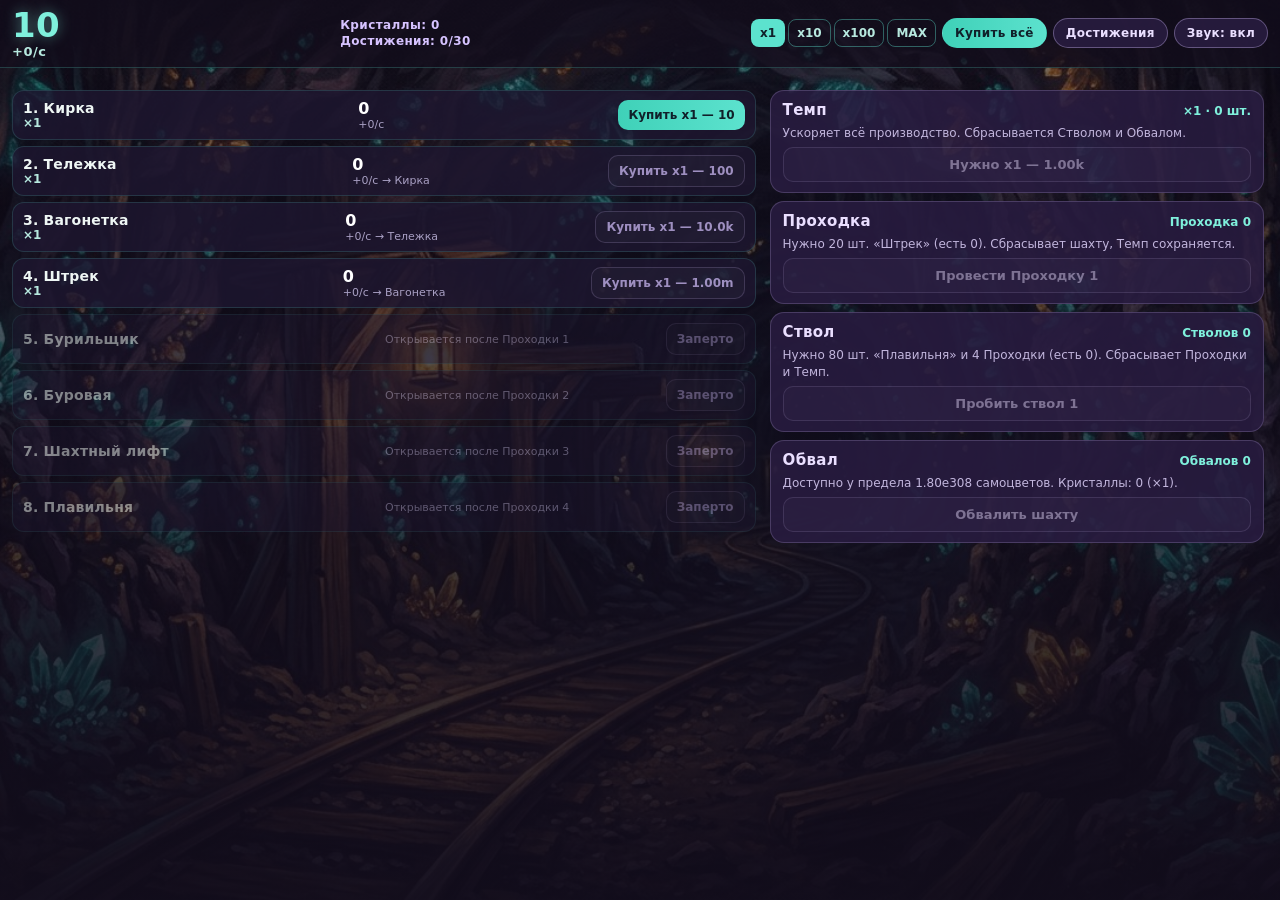
<file: index.html>
<!DOCTYPE html>
<html lang="ru">
<head>
  <meta charset="utf-8">
  <meta name="viewport" content="width=device-width, initial-scale=1, viewport-fit=cover, user-scalable=no">
  <meta name="theme-color" content="#120d1c">
  <title>Gemshaft</title>
  <link rel="icon" type="image/png" href="assets/icon.png">
  <link rel="apple-touch-icon" href="assets/icon.png">
  <link rel="stylesheet" href="style.css">
</head>
<body>
  <div id="app">
    <header id="top">
      <div class="gem-box">
        <span id="gems">0</span>
        <small id="rate">+0/с</small>
      </div>
      <div class="meta">
        <span id="crys">Кристаллы: 0</span>
        <span id="ach-count">Достижения: 0/30</span>
      </div>
      <div class="actions">
        <div class="modes">
          <button class="mode on" type="button" data-mode="1">x1</button>
          <button class="mode" type="button" data-mode="10">x10</button>
          <button class="mode" type="button" data-mode="100">x100</button>
          <button class="mode" type="button" data-mode="0">MAX</button>
        </div>
        <button id="maxall" class="pill" type="button">Купить всё</button>
        <button id="ach-btn" class="pill" type="button">Достижения</button>
        <button id="sound-btn" class="pill" type="button">Звук: вкл</button>
      </div>
    </header>

    <div class="wrap">
      <section id="tiers"></section>
      <section id="layers">
        <div class="layer" id="tempo-box">
          <div class="l-top"><b>Темп</b><span id="tempo-info"></span></div>
          <div class="l-desc">Ускоряет всё производство. Сбрасывается Стволом и Обвалом.</div>
          <button id="tempo-btn" class="btn" type="button"></button>
        </div>
        <div class="layer" id="boost-box">
          <div class="l-top"><b>Проходка</b><span id="boost-info"></span></div>
          <div class="l-desc" id="boost-note"></div>
          <button id="boost-btn" class="btn" type="button"></button>
        </div>
        <div class="layer" id="shaft-box">
          <div class="l-top"><b>Ствол</b><span id="shaft-info"></span></div>
          <div class="l-desc" id="shaft-note"></div>
          <button id="shaft-btn" class="btn" type="button"></button>
        </div>
        <div class="layer" id="collapse-box">
          <div class="l-top"><b>Обвал</b><span id="collapse-info"></span></div>
          <div class="l-desc" id="collapse-note"></div>
          <button id="collapse-btn" class="btn" type="button"></button>
        </div>
      </section>
    </div>

    <div id="toasts"></div>

    <div id="ach-view" class="modal">
      <div class="card ach-card">
        <h2>Достижения</h2>
        <p id="ach-sum"></p>
        <div id="ach-list" class="ach-list"></div>
        <div class="modal-actions">
          <button id="ach-close" class="btn primary" type="button">Закрыть</button>
        </div>
      </div>
    </div>

    <div id="modal" class="modal">
      <div class="card">
        <h2 id="modal-title"></h2>
        <p id="modal-text"></p>
        <div class="modal-actions">
          <button id="modal-cancel" class="btn" type="button">Отмена</button>
          <button id="modal-ok" class="btn primary" type="button">Ок</button>
        </div>
      </div>
    </div>
  </div>
  <script src="game.js"></script>
</body>
</html>
</file>
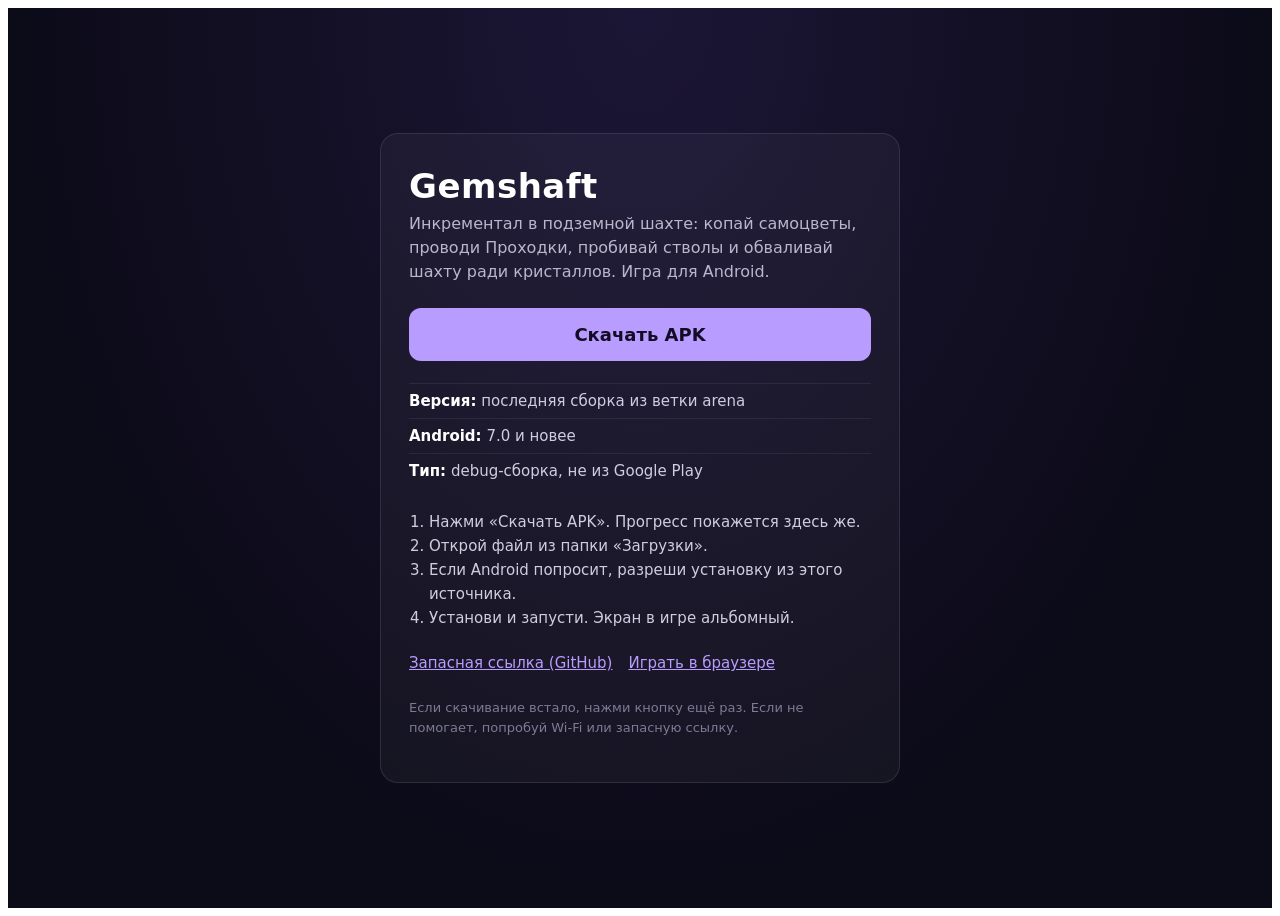
<file: download/index.html>
<!DOCTYPE html>
<html lang="ru">
<head>
<meta charset="utf-8">
<meta name="viewport" content="width=device-width, initial-scale=1">
<title>Gemshaft · скачать APK</title>
<link rel="icon" type="image/png" href="../assets/icon.png">
<link rel="apple-touch-icon" href="../assets/icon.png">
<style>
  .dl-page {
    min-height: 100vh;
    display: flex;
    align-items: center;
    justify-content: center;
    padding: 24px;
    box-sizing: border-box;
    background: radial-gradient(ellipse at top, #1c1636 0%, #0c0b18 70%);
    color: #ececf5;
    font-family: system-ui, -apple-system, "Segoe UI", Roboto, sans-serif;
  }
  .dl-card {
    width: 100%;
    max-width: 520px;
    background: rgba(255, 255, 255, 0.04);
    border: 1px solid rgba(255, 255, 255, 0.1);
    border-radius: 18px;
    padding: 32px 28px;
    box-sizing: border-box;
  }
  .dl-card h1 {
    margin: 0 0 6px;
    font-size: 34px;
    letter-spacing: 0.5px;
    color: #ffffff;
  }
  .dl-lead {
    margin: 0 0 24px;
    color: #b9b7cc;
    line-height: 1.5;
  }
  .dl-btn {
    display: block;
    text-align: center;
    padding: 16px 20px;
    border: 0;
    border-radius: 12px;
    background: #b89cff;
    color: #120d24;
    font-weight: 700;
    font-size: 18px;
    text-decoration: none;
    cursor: pointer;
    box-sizing: border-box;
    width: 100%;
    font-family: inherit;
    transition: background 0.15s ease;
  }
  .dl-btn:hover {
    background: #cbb5ff;
  }
  .dl-btn[disabled] {
    background: #5d5480;
    color: #d8d2ec;
    cursor: default;
  }
  .dl-progress {
    margin-top: 16px;
  }
  .dl-progress[hidden] {
    display: none;
  }
  .dl-track {
    height: 10px;
    border-radius: 6px;
    background: rgba(255, 255, 255, 0.08);
    overflow: hidden;
  }
  .dl-fill {
    height: 100%;
    width: 0;
    background: linear-gradient(90deg, #8a6cff, #b89cff);
    transition: width 0.2s ease;
  }
  .dl-msg {
    margin: 10px 0 0;
    font-size: 14px;
    color: #cfcde0;
    line-height: 1.4;
    min-height: 1.4em;
  }
  .dl-meta {
    margin: 22px 0 0;
    padding: 0;
    list-style: none;
    font-size: 15px;
    color: #cfcde0;
  }
  .dl-meta li {
    padding: 8px 0;
    border-top: 1px solid rgba(255, 255, 255, 0.07);
  }
  .dl-meta b {
    color: #ffffff;
    font-weight: 600;
  }
  .dl-steps {
    margin: 22px 0 0;
    padding-left: 20px;
    color: #cfcde0;
    line-height: 1.6;
    font-size: 15px;
  }
  .dl-links {
    margin-top: 24px;
    display: flex;
    gap: 16px;
    flex-wrap: wrap;
    font-size: 15px;
  }
  .dl-links a {
    color: #b89cff;
  }
  .dl-foot {
    margin-top: 26px;
    font-size: 13px;
    color: #7d7a94;
    line-height: 1.5;
  }
</style>
</head>
<body>
<main class="dl-page">
  <section class="dl-card">
    <h1>Gemshaft</h1>
    <p class="dl-lead">Инкрементал в подземной шахте: копай самоцветы, проводи Проходки, пробивай стволы и обваливай шахту ради кристаллов. Игра для Android.</p>

    <a class="dl-btn" id="dl-apk" href="gem-mine.apk" download="gem-mine.apk">Скачать APK</a>

    <div class="dl-progress" id="dl-progress" hidden>
      <div class="dl-track"><div class="dl-fill" id="dl-fill"></div></div>
      <p class="dl-msg" id="dl-msg"></p>
    </div>

    <ul class="dl-meta">
      <li><b>Версия:</b> последняя сборка из ветки arena</li>
      <li><b>Android:</b> 7.0 и новее</li>
      <li><b>Тип:</b> debug-сборка, не из Google Play</li>
    </ul>

    <ol class="dl-steps">
      <li>Нажми «Скачать APK». Прогресс покажется здесь же.</li>
      <li>Открой файл из папки «Загрузки».</li>
      <li>Если Android попросит, разреши установку из этого источника.</li>
      <li>Установи и запусти. Экран в игре альбомный.</li>
    </ol>

    <div class="dl-links">
      <a id="dl-release" href="../">Запасная ссылка (GitHub)</a>
      <a href="../">Играть в браузере</a>
    </div>

    <p class="dl-foot">Если скачивание встало, нажми кнопку ещё раз. Если не помогает, попробуй Wi-Fi или запасную ссылку.</p>
  </section>
</main>
<script>
  (function () {
    var btn = document.getElementById("dl-apk");
    var box = document.getElementById("dl-progress");
    var fill = document.getElementById("dl-fill");
    var msg = document.getElementById("dl-msg");
    var file = "gem-mine.apk";
    var host = ["https:", "", "github.com", "forcontact655-collab", "Test"].join("/");
    document.getElementById("dl-release").href = [host, "releases", "tag", "apk-latest"].join("/");
    var mime = "application/vnd.android.package-archive";

    function mb(n) {
      return (n / 1048576).toFixed(1);
    }

    function fail(text) {
      msg.textContent = text;
      btn.disabled = false;
      btn.textContent = "Скачать APK ещё раз";
    }

    btn.addEventListener("click", function (e) {
      if (!window.fetch || !window.ReadableStream || !window.Blob) {
        return;
      }
      e.preventDefault();
      btn.disabled = true;
      btn.textContent = "Скачиваю…";
      box.hidden = false;
      fill.style.width = "0%";
      msg.textContent = "Подключаюсь…";

      fetch(file, { cache: "no-store" })
        .then(function (res) {
          if (!res.ok) {
            throw new Error("HTTP " + res.status);
          }
          var total = parseInt(res.headers.get("content-length") || "0", 10);
          var reader = res.body.getReader();
          var chunks = [];
          var got = 0;

          function pump() {
            return reader.read().then(function (r) {
              if (r.done) {
                return;
              }
              chunks.push(r.value);
              got += r.value.length;
              if (total) {
                fill.style.width = Math.min(100, (got / total) * 100).toFixed(1) + "%";
                msg.textContent = "Скачано " + mb(got) + " из " + mb(total) + " МБ";
              } else {
                msg.textContent = "Скачано " + mb(got) + " МБ";
              }
              return pump();
            });
          }

          return pump().then(function () {
            return new Blob(chunks, { type: mime });
          });
        })
        .then(function (blob) {
          var url = URL.createObjectURL(blob);
          var a = document.createElement("a");
          a.href = url;
          a.download = file;
          document.body.appendChild(a);
          a.click();
          a.remove();
          setTimeout(function () {
            URL.revokeObjectURL(url);
          }, 120000);
          fill.style.width = "100%";
          msg.textContent = "Готово. Открой файл из папки «Загрузки».";
          btn.disabled = false;
          btn.textContent = "Скачать APK ещё раз";
        })
        .catch(function () {
          fail("Не получилось скачать через страницу. Открой запасную ссылку ниже.");
        });
    });
  })();
</script>
</body>
</html>
</file>
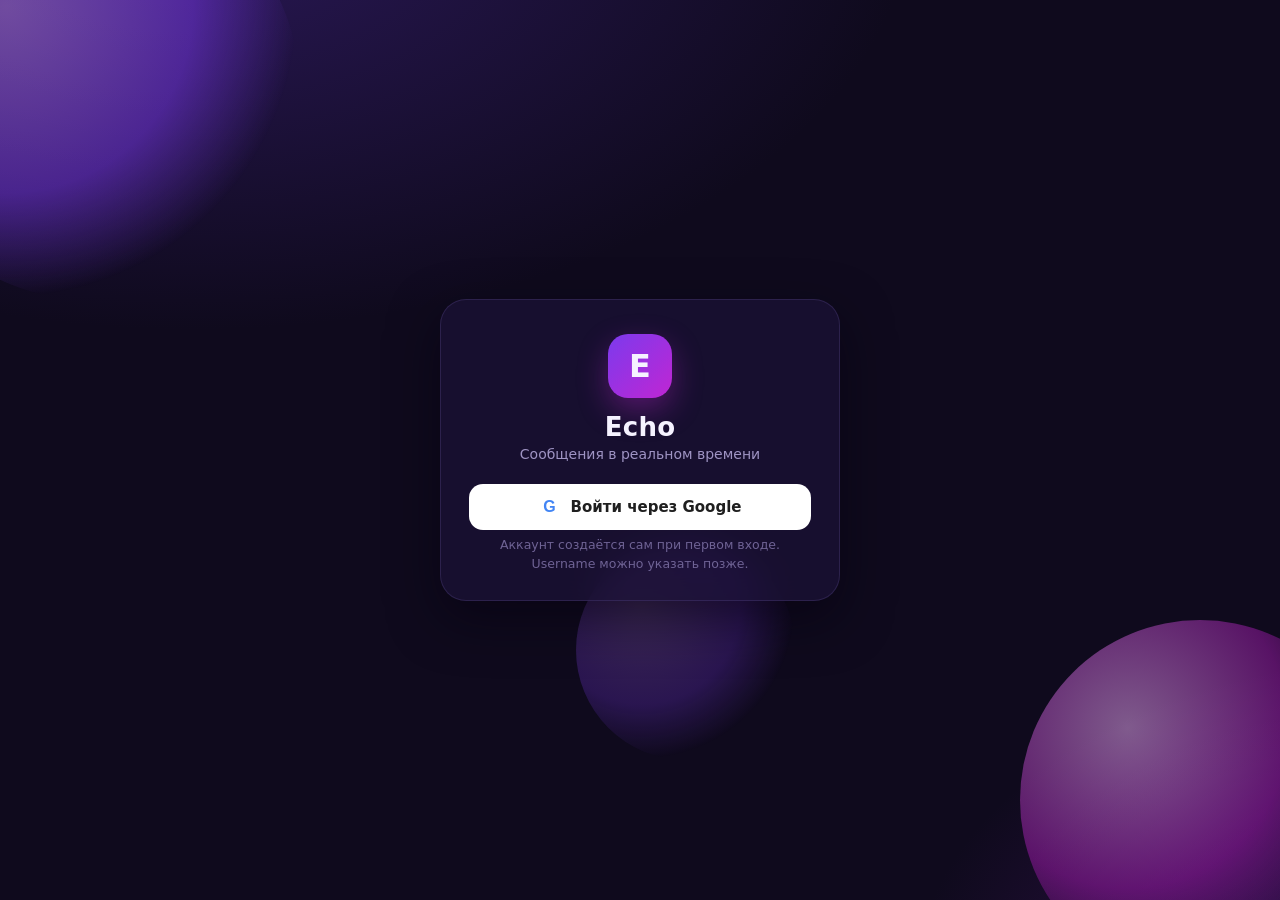
<file: messenger/index.html>
<!DOCTYPE html>
<html lang="ru">
<head>
  <meta charset="utf-8">
  <meta name="viewport" content="width=device-width, initial-scale=1, viewport-fit=cover">
  <meta name="theme-color" content="#140d26">
  <meta name="description" content="Echo: мессенджер с личными чатами, группами, каналами, стикерами и статусами">
  <title>Echo</title>
  <link rel="manifest" href="manifest.webmanifest">
  <link rel="icon" type="image/png" href="icon.png">
  <link rel="apple-touch-icon" href="icon.png">
  <link rel="stylesheet" href="style.css">
</head>
<body>
  <div id="boot" class="boot"><div class="boot-logo">E</div><div class="boot-text">Echo</div></div>

  <section id="auth" class="auth hidden">
    <div class="orb o1"></div><div class="orb o2"></div><div class="orb o3"></div>
    <div class="auth-card">
      <div class="auth-logo">E</div>
      <h1 class="auth-title">Echo</h1>
      <p class="auth-sub">Сообщения в реальном времени</p>
      <button id="g-login" class="btn-google" type="button"><span class="g-mark">G</span>Войти через Google</button>
      <p class="auth-note">Аккаунт создаётся сам при первом входе. Username можно указать позже.</p>
    </div>
  </section>

  <div id="app" class="app hidden">
    <div id="offline-bar" class="offline-bar hidden">Нет сети. Показаны сохранённые данные, текст отправится при связи.</div>
    <aside id="side" class="side">
      <header class="side-top">
        <button id="me-btn" class="icon-btn avatar-btn" type="button" aria-label="Профиль"></button>
        <div class="brand">Echo</div>
        <button id="settings-btn" class="icon-btn" type="button" aria-label="Настройки"><svg viewBox="0 0 24 24"><circle cx="12" cy="12" r="3"/><path d="M19.4 15a1.7 1.7 0 0 0 .3 1.8l.1.1a2 2 0 1 1-2.8 2.8l-.1-.1a1.7 1.7 0 0 0-1.8-.3 1.7 1.7 0 0 0-1 1.5V21a2 2 0 1 1-4 0v-.1a1.7 1.7 0 0 0-1.1-1.5 1.7 1.7 0 0 0-1.8.3l-.1.1a2 2 0 1 1-2.8-2.8l.1-.1a1.7 1.7 0 0 0 .3-1.8 1.7 1.7 0 0 0-1.5-1H3a2 2 0 1 1 0-4h.1a1.7 1.7 0 0 0 1.5-1.1 1.7 1.7 0 0 0-.3-1.8l-.1-.1a2 2 0 1 1 2.8-2.8l.1.1a1.7 1.7 0 0 0 1.8.3H9a1.7 1.7 0 0 0 1-1.5V3a2 2 0 1 1 4 0v.1a1.7 1.7 0 0 0 1 1.5 1.7 1.7 0 0 0 1.8-.3l.1-.1a2 2 0 1 1 2.8 2.8l-.1.1a1.7 1.7 0 0 0-.3 1.8V9a1.7 1.7 0 0 0 1.5 1H21a2 2 0 1 1 0 4h-.1a1.7 1.7 0 0 0-1.5 1z"/></svg></button>
        <button id="new-btn" class="icon-btn" type="button" aria-label="Новый чат"><svg viewBox="0 0 24 24"><path d="M12 5v14M5 12h14"/></svg></button>
      </header>
      <label class="search"><svg viewBox="0 0 24 24"><circle cx="11" cy="11" r="7"/><path d="M20 20l-4-4"/></svg><input id="search" type="search" placeholder="Поиск людей и сообщений" autocomplete="off"></label>
      <nav id="tabs" class="tabs"></nav>
      <div id="list" class="list"></div>
    </aside>

    <main id="main" class="main">
      <div id="welcome" class="welcome">
        <div class="welcome-card">
          <div class="welcome-logo">G</div>
          <div class="welcome-title">Выбери чат</div>
          <div class="welcome-sub">или найди человека через поиск и начни переписку</div>
        </div>
      </div>

      <section id="chat" class="chat hidden">
        <header class="chat-head">
          <button id="back-btn" class="icon-btn back" type="button" aria-label="Назад"><svg viewBox="0 0 24 24"><path d="M15 5l-7 7 7 7"/></svg></button>
          <button id="chat-open-info" class="chat-title-btn" type="button">
            <span id="chat-av"></span>
            <span class="chat-title-box">
              <span id="chat-title" class="chat-title"></span>
              <span id="chat-sub" class="chat-sub"></span>
            </span>
          </button>
          <button id="chat-search-btn" class="icon-btn" type="button" aria-label="Поиск в чате"><svg viewBox="0 0 24 24"><circle cx="11" cy="11" r="7"/><path d="M20 20l-4-4"/></svg></button>
          <button id="chat-menu-btn" class="icon-btn" type="button" aria-label="Меню чата"><svg viewBox="0 0 24 24"><circle cx="12" cy="5" r="1.6"/><circle cx="12" cy="12" r="1.6"/><circle cx="12" cy="19" r="1.6"/></svg></button>
        </header>

        <div id="chat-search" class="chat-search hidden">
          <input id="chat-search-input" type="search" placeholder="Поиск в этом чате" autocomplete="off">
          <button id="chat-search-close" class="icon-btn" type="button" aria-label="Закрыть поиск"><svg viewBox="0 0 24 24"><path d="M6 6l12 12M18 6L6 18"/></svg></button>
        </div>

        <div class="timeline-wrap">
          <div id="timeline" class="timeline"></div>
          <button id="down-btn" class="down-btn hidden" type="button" aria-label="Вниз"><svg viewBox="0 0 24 24"><path d="M12 5v14M6 13l6 6 6-6"/></svg></button>
        </div>

        <div id="bars" class="bars"></div>
        <div id="readonly" class="readonly hidden">В канале пишут только администраторы</div>
        <div id="panel" class="panel hidden"></div>

        <form id="composer" class="composer">
          <button id="attach-btn" class="icon-btn" type="button" aria-label="Прикрепить фото или видео"><svg viewBox="0 0 24 24"><path d="M21 11l-8.5 8.5a5 5 0 0 1-7-7L14 4a3.5 3.5 0 0 1 5 5l-8.5 8.5a2 2 0 0 1-3-3L15 7"/></svg></button>
          <input id="picker" type="file" accept="image/*,video/*,audio/*" hidden>
          <button id="sticker-btn" class="icon-btn" type="button" aria-label="Стикеры"><svg viewBox="0 0 24 24"><path d="M15 3H6a3 3 0 0 0-3 3v12a3 3 0 0 0 3 3h9l7-7V6a3 3 0 0 0-3-3z"/><path d="M15 21v-4a2 2 0 0 1 2-2h4"/></svg></button>
          <div class="input-wrap">
            <textarea id="input" rows="1" maxlength="4096" placeholder="Сообщение" autocomplete="off"></textarea>
            <button id="smile-btn" class="icon-btn small" type="button" aria-label="Смайлы"><svg viewBox="0 0 24 24"><circle cx="12" cy="12" r="9"/><path d="M8.5 14.5c1 1.2 2 1.8 3.5 1.8s2.5-.6 3.5-1.8M9 9.5h.01M15 9.5h.01"/></svg></button>
          </div>
          <button id="send-btn" class="send-btn" type="submit" aria-label="Отправить"><svg viewBox="0 0 24 24"><path d="M4 12l16-8-6 16-3-7z"/></svg></button>
        </form>
      </section>
    </main>
  </div>

  <section id="profile-page" class="pp hidden" aria-label="Профиль">
    <div id="pp-scroll" class="pp-scroll">
      <div id="pp-hero" class="pp-hero"><div id="pp-av" class="pp-av"></div><div id="pp-over" class="pp-over"></div></div>
      <div id="pp-body" class="pp-body"></div>
    </div>
    <header class="pp-top">
      <button id="pp-back" class="icon-btn" type="button" aria-label="Назад"><svg viewBox="0 0 24 24"><path d="M15 5l-7 7 7 7"/></svg></button>
      <b id="pp-title" class="pp-title"></b>
      <button id="pp-more" class="icon-btn" type="button" aria-label="Ещё"><svg viewBox="0 0 24 24"><circle cx="12" cy="5" r="1.6"/><circle cx="12" cy="12" r="1.6"/><circle cx="12" cy="19" r="1.6"/></svg></button>
    </header>
    <audio id="pp-audio" loop preload="auto"></audio>
  </section>

  <section id="settings-page" class="sp hidden" aria-label="Настройки">
    <header class="sp-top">
      <button id="sp-back" class="icon-btn" type="button" aria-label="Назад"><svg viewBox="0 0 24 24"><path d="M15 5l-7 7 7 7"/></svg></button>
      <b id="sp-title" class="sp-title">Настройки</b>
    </header>
    <div id="sp-body" class="sp-body"></div>
  </section>

  <div id="ctx" class="ctx hidden"></div>

  <div id="sheet" class="sheet hidden">
    <div class="sheet-card">
      <header class="sheet-head"><b id="sheet-title"></b><button id="sheet-x" class="icon-btn" type="button" aria-label="Закрыть"><svg viewBox="0 0 24 24"><path d="M6 6l12 12M18 6L6 18"/></svg></button></header>
      <div id="sheet-body" class="sheet-body"></div>
    </div>
  </div>

  <div id="lightbox" class="lightbox hidden"></div>
  <div id="toasts" class="toasts"></div>

  <script src="vendor/supabase.js"></script>
  <script src="e2e.js"></script>
  <script src="store.js"></script>
  <script src="media.js"></script>
  <script src="app.js"></script>
</body>
</html>
</file>
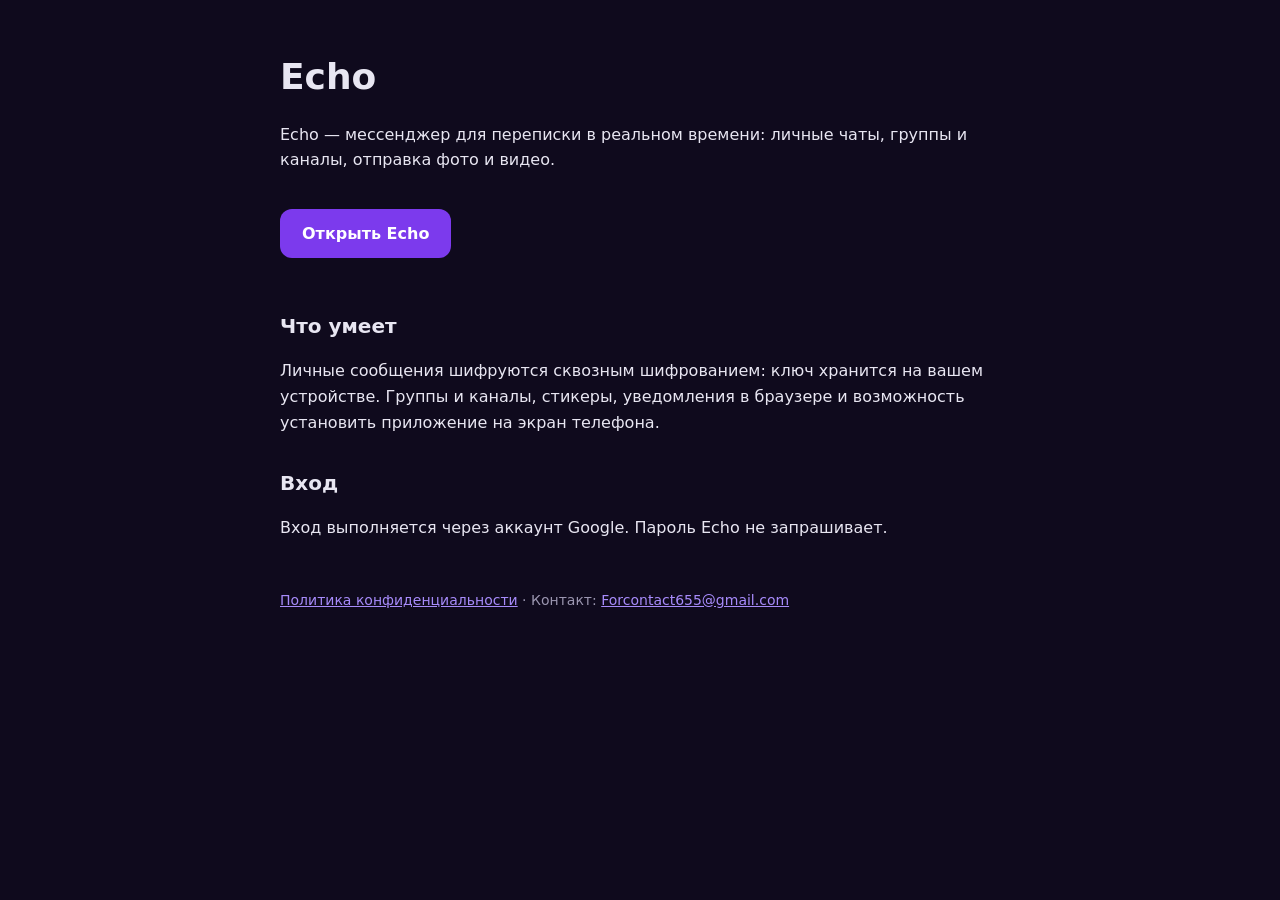
<file: messenger/about.html>
<!doctype html>
<html lang="ru">
<head>
<meta charset="utf-8">
<meta name="viewport" content="width=device-width,initial-scale=1">
<title>Echo — сообщения в реальном времени</title>
<meta name="description" content="Echo — мессенджер для личных чатов, групп и каналов с отправкой фото и видео.">
<style>
  body{margin:0;font-family:system-ui,-apple-system,Segoe UI,Roboto,sans-serif;background:#0f0a1d;color:#e8e6f2;line-height:1.6}
  main{max-width:720px;margin:0 auto;padding:48px 20px}
  h1{font-size:36px;margin:0 0 8px}
  h2{font-size:20px;margin:32px 0 8px}
  a{color:#a78bfa}
  .btn{display:inline-block;margin:20px 0;padding:12px 22px;border-radius:12px;background:#7c3aed;color:#fff;text-decoration:none;font-weight:600}
  footer{margin-top:48px;font-size:14px;color:#9b96b0}
</style>
</head>
<body>
<main>
  <h1>Echo</h1>
  <p>Echo — мессенджер для переписки в реальном времени: личные чаты, группы и каналы, отправка фото и видео.</p>
  <a class="btn" href="index.html">Открыть Echo</a>
  <h2>Что умеет</h2>
  <p>Личные сообщения шифруются сквозным шифрованием: ключ хранится на вашем устройстве. Группы и каналы, стикеры, уведомления в браузере и возможность установить приложение на экран телефона.</p>
  <h2>Вход</h2>
  <p>Вход выполняется через аккаунт Google. Пароль Echo не запрашивает.</p>
  <footer>
    <a href="privacy.html">Политика конфиденциальности</a> · Контакт: <a href="mailto:Forcontact655@gmail.com">Forcontact655@gmail.com</a>
  </footer>
</main>
</body>
</html>
</file>
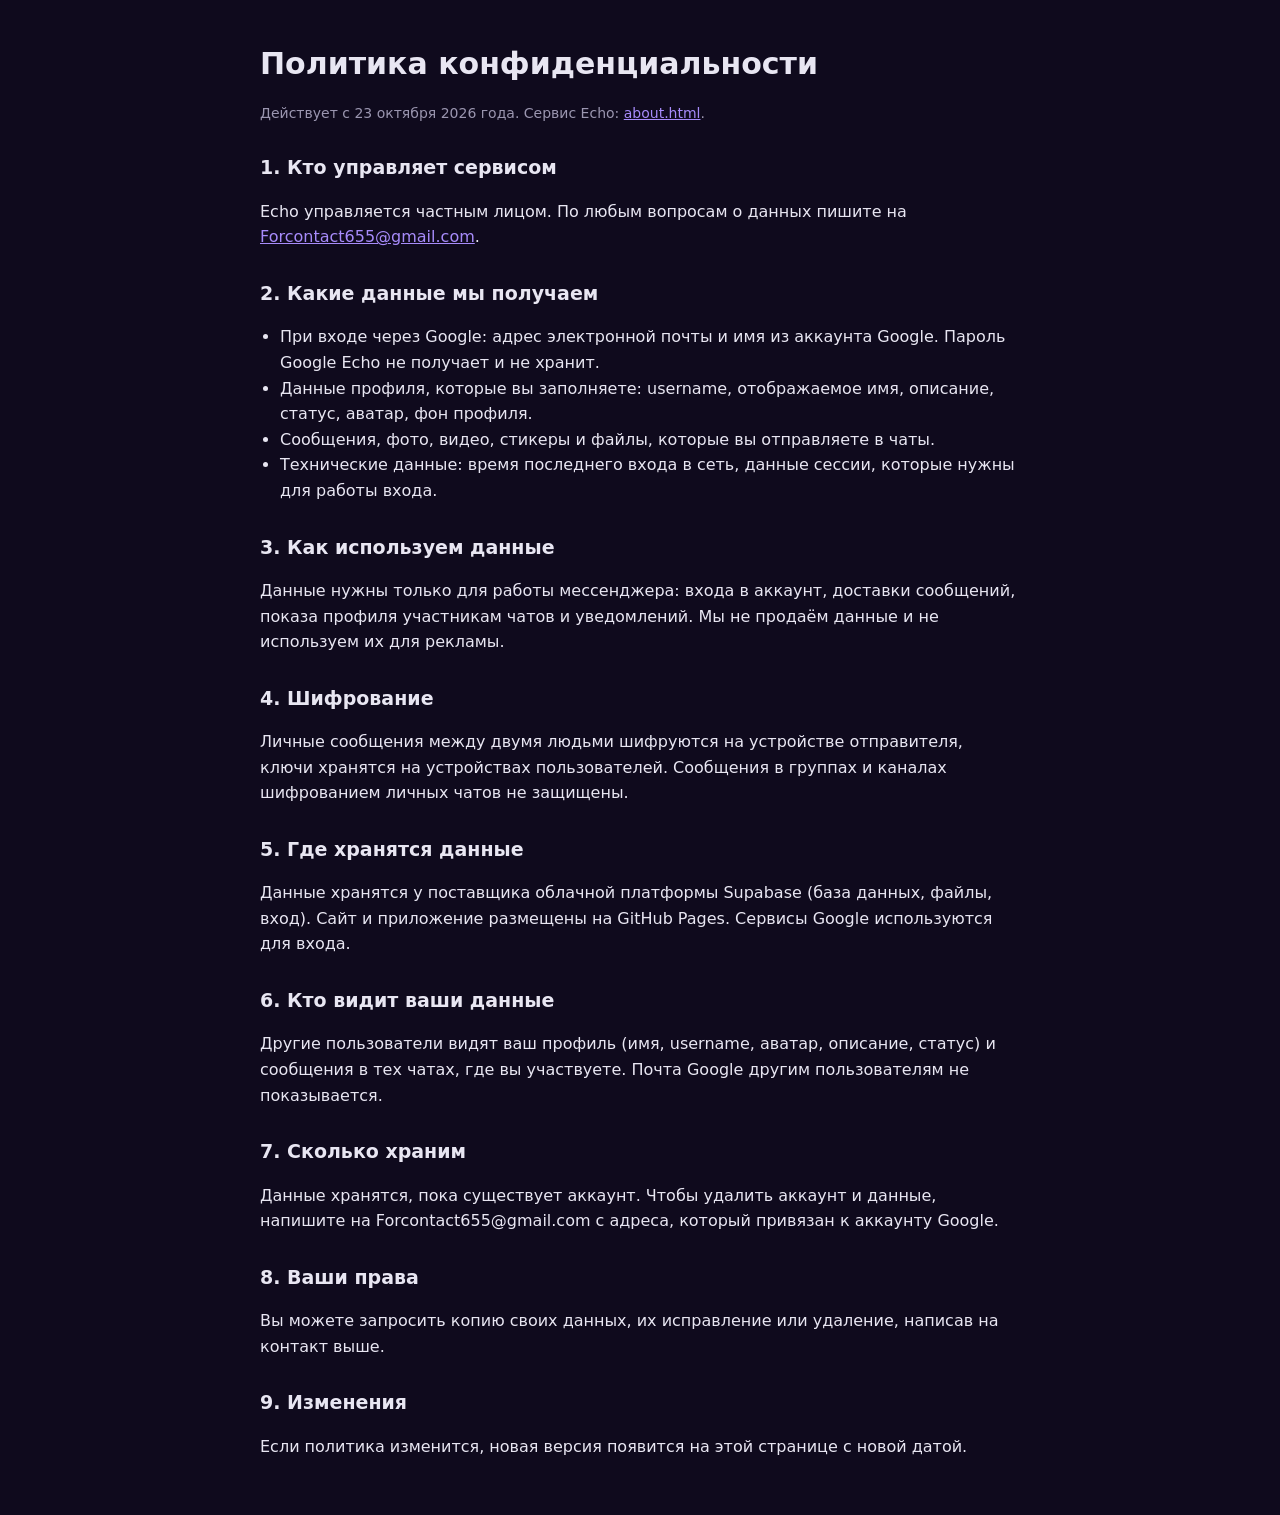
<file: messenger/privacy.html>
<!doctype html>
<html lang="ru">
<head>
<meta charset="utf-8">
<meta name="viewport" content="width=device-width,initial-scale=1">
<title>Политика конфиденциальности — Echo</title>
<style>
  body{margin:0;font-family:system-ui,-apple-system,Segoe UI,Roboto,sans-serif;background:#0f0a1d;color:#e8e6f2;line-height:1.6}
  main{max-width:760px;margin:0 auto;padding:40px 20px}
  h1{font-size:30px;margin:0 0 6px}
  h2{font-size:19px;margin:28px 0 8px}
  a{color:#a78bfa}
  .muted{color:#9b96b0;font-size:14px}
  ul{padding-left:20px}
</style>
</head>
<body>
<main>
  <h1>Политика конфиденциальности</h1>
  <p class="muted">Действует с 23 октября 2026 года. Сервис Echo: <a href="about.html">about.html</a>.</p>

  <h2>1. Кто управляет сервисом</h2>
  <p>Echo управляется частным лицом. По любым вопросам о данных пишите на <a href="mailto:Forcontact655@gmail.com">Forcontact655@gmail.com</a>.</p>

  <h2>2. Какие данные мы получаем</h2>
  <ul>
    <li>При входе через Google: адрес электронной почты и имя из аккаунта Google. Пароль Google Echo не получает и не хранит.</li>
    <li>Данные профиля, которые вы заполняете: username, отображаемое имя, описание, статус, аватар, фон профиля.</li>
    <li>Сообщения, фото, видео, стикеры и файлы, которые вы отправляете в чаты.</li>
    <li>Технические данные: время последнего входа в сеть, данные сессии, которые нужны для работы входа.</li>
  </ul>

  <h2>3. Как используем данные</h2>
  <p>Данные нужны только для работы мессенджера: входа в аккаунт, доставки сообщений, показа профиля участникам чатов и уведомлений. Мы не продаём данные и не используем их для рекламы.</p>

  <h2>4. Шифрование</h2>
  <p>Личные сообщения между двумя людьми шифруются на устройстве отправителя, ключи хранятся на устройствах пользователей. Сообщения в группах и каналах шифрованием личных чатов не защищены.</p>

  <h2>5. Где хранятся данные</h2>
  <p>Данные хранятся у поставщика облачной платформы Supabase (база данных, файлы, вход). Сайт и приложение размещены на GitHub Pages. Сервисы Google используются для входа.</p>

  <h2>6. Кто видит ваши данные</h2>
  <p>Другие пользователи видят ваш профиль (имя, username, аватар, описание, статус) и сообщения в тех чатах, где вы участвуете. Почта Google другим пользователям не показывается.</p>

  <h2>7. Сколько храним</h2>
  <p>Данные хранятся, пока существует аккаунт. Чтобы удалить аккаунт и данные, напишите на Forcontact655@gmail.com с адреса, который привязан к аккаунту Google.</p>

  <h2>8. Ваши права</h2>
  <p>Вы можете запросить копию своих данных, их исправление или удаление, написав на контакт выше.</p>

  <h2>9. Изменения</h2>
  <p>Если политика изменится, новая версия появится на этой странице с новой датой.</p>
</main>
</body>
</html>
</file>
<file: style.css>
*{box-sizing:border-box;margin:0;padding:0;-webkit-tap-highlight-color:transparent}
html,body{height:100%;background:#120d1c;overflow:hidden;overscroll-behavior:none;touch-action:manipulation;user-select:none;-webkit-user-select:none;font-family:system-ui,-apple-system,"Segoe UI",Roboto,sans-serif;color:#eef6f4}
#app{position:fixed;inset:0;overflow:hidden;background:#120d1c url("assets/mine.jpg") center/cover no-repeat}
#app::before{content:"";position:absolute;inset:0;background:linear-gradient(180deg,rgba(18,13,28,.55) 0%,rgba(18,13,28,.8) 60%,rgba(18,13,28,.92) 100%);pointer-events:none}
#top{position:absolute;left:0;right:0;top:0;z-index:2;display:flex;flex-wrap:wrap;align-items:center;justify-content:space-between;gap:8px 12px;padding:calc(env(safe-area-inset-top,0px) + 8px) calc(env(safe-area-inset-right,0px) + 12px) 8px calc(env(safe-area-inset-left,0px) + 12px);background:rgba(18,13,28,.72);border-bottom:1px solid rgba(92,226,206,.22)}
.gem-box{display:flex;flex-direction:column;align-items:flex-start;min-width:0}
#gems{font-size:clamp(24px,5vw,34px);font-weight:900;color:#7ff0dc;letter-spacing:.3px;line-height:1.05;text-shadow:0 0 14px rgba(127,240,220,.45);font-variant-numeric:tabular-nums}
#rate{font-size:13px;font-weight:700;color:#b7e9df;letter-spacing:.5px}
.meta{display:flex;flex-direction:column;gap:2px;font-size:12px;font-weight:700;color:#d6c3ff;letter-spacing:.4px}
.actions{display:flex;flex-wrap:wrap;align-items:center;gap:6px}
.modes{display:flex;gap:3px}
.mode{padding:6px 8px;border-radius:8px;border:1px solid rgba(92,226,206,.4);background:transparent;color:#b7e9df;font:800 12px system-ui,sans-serif;cursor:pointer}
.mode.on{background:#5ce2ce;color:#10202a;border-color:transparent}
.pill{padding:7px 12px;border-radius:999px;border:1px solid rgba(214,195,255,.35);background:rgba(40,28,64,.9);color:#eadfff;font:800 12px system-ui,sans-serif;letter-spacing:.3px;cursor:pointer}
.pill:disabled{opacity:.45;cursor:default}
.wrap{position:absolute;left:0;right:0;top:var(--top-h,118px);bottom:0;z-index:1;display:grid;grid-template-columns:minmax(0,1.5fr) minmax(0,1fr);gap:10px;padding:10px calc(env(safe-area-inset-right,0px) + 12px) calc(env(safe-area-inset-bottom,0px) + 10px) calc(env(safe-area-inset-left,0px) + 12px)}
#tiers{display:flex;flex-direction:column;gap:6px;overflow-y:auto;min-height:0;padding-right:4px}
.row{display:grid;grid-template-columns:minmax(0,1.3fr) minmax(0,1fr) auto;align-items:center;gap:10px;padding:8px 10px;border-radius:12px;background:rgba(30,22,48,.82);border:1px solid rgba(92,226,206,.16)}
.row.locked{opacity:.5}
.r-main{display:flex;flex-direction:column;min-width:0}
.r-name{font-size:14px;letter-spacing:.2px;white-space:nowrap;overflow:hidden;text-overflow:ellipsis}
.r-mult{font-size:12px;color:#b7e9df;font-weight:700}
.r-amt{display:flex;flex-direction:column;min-width:0}
.r-n{font-size:16px;font-weight:800;color:#fff;font-variant-numeric:tabular-nums}
.r-prod{font-size:11px;color:#a9a0c4;white-space:nowrap;overflow:hidden;text-overflow:ellipsis}
.r-buy{padding:8px 10px;border-radius:10px;border:1px solid rgba(214,195,255,.25);background:rgba(255,255,255,.04);color:#d6c3ff;font:800 12px system-ui,sans-serif;cursor:pointer;white-space:nowrap}
.r-buy.can{background:linear-gradient(90deg,#3fd1b8,#5ce2ce);color:#10202a;border:0}
.r-buy:disabled{cursor:default;opacity:.7}
#layers{display:flex;flex-direction:column;gap:8px;overflow-y:auto;min-height:0;padding-right:4px}
.layer{padding:10px 12px;border-radius:14px;background:rgba(40,28,64,.88);border:1px solid rgba(214,195,255,.2);display:flex;flex-direction:column;gap:6px}
.l-top{display:flex;justify-content:space-between;align-items:baseline;gap:8px}
.l-top b{font-size:15px;letter-spacing:.3px;color:#eadfff}
.l-top span{font-size:12px;font-weight:700;color:#7ff0dc}
.l-desc{font-size:12px;line-height:1.35;color:#c2b6dd}
.btn{padding:9px 12px;border-radius:10px;border:1px solid rgba(214,195,255,.3);background:rgba(255,255,255,.05);color:#eadfff;font:800 13px system-ui,sans-serif;cursor:pointer}
.btn:disabled{opacity:.45;cursor:default}
.btn.primary{border:0;background:linear-gradient(90deg,#8e6cff,#c09bff);color:#fff}
.btn.hidden{display:none}
#toasts{position:absolute;left:50%;top:calc(var(--top-h,118px) + 8px);transform:translateX(-50%);display:flex;flex-direction:column;align-items:center;gap:6px;pointer-events:none;z-index:5}
.toast{padding:7px 16px;border-radius:999px;background:rgba(18,13,28,.9);border:1px solid rgba(92,226,206,.6);color:#b7fff2;font-size:13px;font-weight:800;letter-spacing:.3px;animation:toastIn .35s ease both;white-space:nowrap}
@keyframes toastIn{from{opacity:0;transform:translateY(-8px)}to{opacity:1;transform:none}}
.modal{position:absolute;inset:0;display:none;align-items:center;justify-content:center;padding:20px;background:rgba(8,5,14,.7);z-index:10}
.modal.show{display:flex;animation:fade .25s ease both}
@keyframes fade{from{opacity:0}to{opacity:1}}
.card{width:min(440px,100%);max-height:90%;overflow-y:auto;padding:22px 22px 18px;border-radius:18px;background:#1d1530;border:1px solid rgba(92,226,206,.4);box-shadow:0 20px 50px rgba(0,0,0,.6);display:flex;flex-direction:column;gap:12px}
.card h2{font-size:21px;letter-spacing:.3px;color:#7ff0dc}
.card p{font-size:14px;line-height:1.5;color:#dcd2f2;white-space:pre-line;text-align:left}
.modal-actions{display:flex;gap:10px;justify-content:center;margin-top:6px}
.modal-actions .btn{min-width:120px}
.pill.can{border-color:transparent;background:linear-gradient(90deg,#3fd1b8,#5ce2ce);color:#10202a}
.btn.can{border:0;background:linear-gradient(90deg,#3fd1b8,#5ce2ce);color:#10202a;font-weight:900}
.can{animation:ready 1.8s ease-in-out infinite}
@keyframes ready{0%,100%{box-shadow:0 0 0 0 rgba(127,240,220,0)}50%{box-shadow:0 0 14px 2px rgba(127,240,220,.5)}}
.layer{transition:border-color .2s}
.layer.ready{border-color:rgba(127,240,220,.7)}
.ach-card{width:min(480px,100%)}
.ach-list{display:flex;flex-direction:column;gap:8px}
.ach{padding:10px 12px;border-radius:12px;background:rgba(30,22,48,.9);border:1px solid rgba(214,195,255,.18);display:flex;flex-direction:column;gap:5px}
.ach.done{border-color:rgba(127,240,220,.55)}
.ach-h{display:flex;justify-content:space-between;align-items:baseline;gap:8px}
.ach-name{font-size:14px;letter-spacing:.2px;color:#eadfff}
.ach.done .ach-name{color:#7ff0dc}
.ach-st{font-size:11px;font-weight:800;color:#7ff0dc;letter-spacing:.4px}
.ach-d{font-size:12px;line-height:1.35;color:#c2b6dd}
.ach-bar{height:5px;border-radius:3px;background:rgba(255,255,255,.08);overflow:hidden}
.ach-bar i{display:block;height:100%;width:0;border-radius:3px;background:linear-gradient(90deg,#8e6cff,#5ce2ce)}
.ach-p{display:flex;justify-content:space-between;gap:8px;font-size:11px;color:#a9a0c4;font-variant-numeric:tabular-nums}
.ach-r{color:#b7e9df;font-weight:700;text-align:right}
@media (prefers-reduced-motion:reduce){.can{animation:none}}
@media (max-width:760px){
  .wrap{position:absolute;top:var(--top-h,150px);overflow-y:auto;display:flex;flex-direction:column}
  #tiers,#layers{overflow:visible;min-height:auto}
}
</file>
<file: messenger/style.css>
:root{
  --bg:#0f0a1d;--bg2:#140d26;--panel:#1a1233;--panel2:#22193f;--panel3:#2b2050;
  --line:rgba(167,139,250,.14);--text:#f5f2ff;--muted:#9f94c4;--dim:#6f6395;
  --acc:#a78bfa;--acc2:#c084fc;--acc3:#e879f9;--danger:#fb7185;--ok:#c4b5fd;
  --grad:linear-gradient(135deg,#7c3aed 0%,#c026d3 100%);
  --me:linear-gradient(135deg,#5b21b6 0%,#7e22ce 100%);
  --them:#241a42;
  --shadow:0 18px 50px rgba(5,2,15,.55);
  --r:18px;
  --ease:cubic-bezier(.2,.8,.2,1);
}
*{box-sizing:border-box;margin:0;padding:0}
html,body{height:100%;overflow:hidden;background:var(--bg);color:var(--text);font-family:Inter,system-ui,-apple-system,"Segoe UI",Roboto,sans-serif;-webkit-tap-highlight-color:transparent;-webkit-font-smoothing:antialiased}
body{background:radial-gradient(1200px 700px at 15% -10%,#2a1857 0%,transparent 60%),radial-gradient(900px 600px at 110% 110%,#3b1258 0%,transparent 55%),var(--bg)}
button,input,textarea,select{font:inherit;color:inherit;border:none;outline:none;background:none}
button{cursor:pointer;transition:background-color .2s var(--ease),transform .15s var(--ease),opacity .2s,color .2s}
button:active{transform:scale(.94)}
button:disabled{opacity:.5;cursor:default;transform:none}
img,video{display:block}
.hidden{display:none !important}
.icon-btn{width:40px;height:40px;flex:none;border-radius:50%;display:grid;place-items:center;color:var(--muted)}
.icon-btn:hover{background:rgba(167,139,250,.12);color:var(--text)}
.icon-btn svg,.search svg{width:22px;height:22px;fill:none;stroke:currentColor;stroke-width:1.9;stroke-linecap:round;stroke-linejoin:round}
.icon-btn.small{width:34px;height:34px}
.icon-btn.small svg{width:20px;height:20px}
.btn-primary{height:46px;padding:0 22px;border-radius:14px;background:var(--grad);color:#fff;font-weight:650;letter-spacing:.2px;box-shadow:0 10px 28px rgba(192,38,211,.28);transition:transform .15s var(--ease),box-shadow .3s var(--ease),filter .2s}
.btn-primary:hover{box-shadow:0 14px 34px rgba(192,38,211,.4);filter:brightness(1.06)}
.btn-ghost{height:42px;padding:0 16px;border-radius:14px;background:var(--panel3);color:var(--text);font-weight:600}
.btn-ghost:hover{background:#363066}
.btn-danger{height:42px;padding:0 16px;border-radius:14px;background:rgba(251,113,133,.14);color:var(--danger);font-weight:650}
.btn-danger:hover{background:rgba(251,113,133,.24)}

.boot{position:fixed;inset:0;display:flex;flex-direction:column;align-items:center;justify-content:center;gap:14px;background:var(--bg);z-index:90;transition:opacity .4s var(--ease)}
.boot-logo{width:76px;height:76px;border-radius:24px;display:grid;place-items:center;background:var(--grad);font-size:40px;font-weight:800;animation:breathe 1.6s ease-in-out infinite}
.boot-text{color:var(--muted);letter-spacing:.3px}
@keyframes breathe{0%,100%{transform:scale(1);box-shadow:0 0 0 rgba(192,38,211,0)}50%{transform:scale(1.06);box-shadow:0 0 40px rgba(192,38,211,.45)}}

.auth{position:fixed;inset:0;display:grid;place-items:center;padding:20px;overflow:hidden;z-index:50;animation:fadeIn .5s var(--ease)}
.orb{position:absolute;border-radius:50%;background:radial-gradient(circle at 30% 30%,#c084fc,#7c3aed 45%,transparent 70%);opacity:.5;pointer-events:none;animation:drift 18s ease-in-out infinite}
.orb.o1{width:420px;height:420px;left:-120px;top:-120px}
.orb.o2{width:360px;height:360px;right:-100px;bottom:-80px;animation-duration:22s;animation-delay:-6s;background:radial-gradient(circle at 30% 30%,#f0abfc,#a21caf 45%,transparent 70%)}
.orb.o3{width:220px;height:220px;left:45%;top:60%;opacity:.25;animation-duration:26s;animation-delay:-12s}
@keyframes drift{0%,100%{transform:translate(0,0) scale(1)}50%{transform:translate(40px,-30px) scale(1.08)}}
.auth-card{position:relative;width:min(400px,100%);padding:34px 28px 26px;border-radius:26px;background:rgba(26,18,51,.82);border:1px solid var(--line);box-shadow:var(--shadow);backdrop-filter:saturate(140%) blur(14px);-webkit-backdrop-filter:saturate(140%) blur(14px);animation:rise .6s var(--ease)}
.auth-logo{width:64px;height:64px;margin:0 auto;border-radius:20px;display:grid;place-items:center;background:var(--grad);font-size:32px;font-weight:800;box-shadow:0 12px 30px rgba(192,38,211,.35)}
.auth-title{margin-top:14px;text-align:center;font-size:26px;font-weight:750;letter-spacing:.3px}
.auth-sub{margin-top:4px;margin-bottom:22px;text-align:center;color:var(--muted);font-size:14px}
.seg{position:relative;display:grid;grid-template-columns:1fr 1fr;margin:22px 0 16px;padding:4px;border-radius:14px;background:var(--bg2)}
.seg-btn{position:relative;z-index:1;height:38px;border-radius:11px;color:var(--muted);font-weight:600;font-size:14px}
.seg-btn.on{color:#fff}
.seg-ink{position:absolute;top:4px;bottom:4px;left:4px;width:calc(50% - 4px);border-radius:11px;background:var(--grad);transition:transform .35s var(--ease)}
.seg.right .seg-ink{transform:translateX(100%)}
.auth-form{display:flex;flex-direction:column;gap:12px}
.field{display:flex;flex-direction:column;gap:6px}
.field span{font-size:12.5px;color:var(--muted);padding-left:4px}
.field input{height:48px;padding:0 15px;border-radius:14px;background:var(--bg2);border:1px solid var(--line);transition:border-color .2s,box-shadow .2s}
.field input:focus{border-color:rgba(192,132,252,.7);box-shadow:0 0 0 4px rgba(192,132,252,.15)}
.auth-note{margin-top:6px;font-size:12.5px;line-height:1.5;color:var(--dim);text-align:center}

.app{position:fixed;inset:0;display:flex;animation:fadeIn .4s var(--ease)}
.side{width:360px;flex:none;display:flex;flex-direction:column;min-height:0;background:linear-gradient(180deg,rgba(26,18,51,.96),rgba(20,13,38,.98));border-right:1px solid var(--line)}
.side-top{display:flex;align-items:center;gap:6px;padding:12px 10px 6px 12px;padding-top:calc(env(safe-area-inset-top,0px) + 12px)}
.brand{flex:1;font-weight:750;font-size:18px;letter-spacing:.3px;background:linear-gradient(90deg,#e9d5ff,#c084fc);-webkit-background-clip:text;background-clip:text;color:transparent}
.avatar-btn{width:36px;height:36px;padding:0;border-radius:50%;overflow:hidden}
.search{margin:6px 12px 8px;height:42px;display:flex;align-items:center;gap:8px;padding:0 14px;border-radius:14px;background:var(--bg2);border:1px solid transparent;color:var(--dim);transition:border-color .25s,background-color .25s,box-shadow .25s}
.search:focus-within{border-color:rgba(192,132,252,.5);background:#1d1540;box-shadow:0 0 0 4px rgba(192,132,252,.1);color:var(--acc)}
.search input{flex:1;min-width:0;height:100%;color:var(--text);font-size:15px}
.search input::placeholder{color:var(--dim)}
.search input::-webkit-search-cancel-button{filter:invert(.8)}
.tabs{display:flex;gap:6px;padding:2px 12px 10px;overflow-x:auto;scrollbar-width:none}
.tabs::-webkit-scrollbar{display:none}
.tab{flex:none;height:32px;padding:0 13px;border-radius:999px;background:rgba(167,139,250,.08);color:var(--muted);font-size:13px;font-weight:600;transition:background-color .3s var(--ease),color .3s,transform .15s}
.tab.on{background:var(--grad);color:#fff;box-shadow:0 6px 16px rgba(124,58,237,.35)}
.list{flex:1;overflow-y:auto;min-height:0;padding:2px 6px 14px;scroll-behavior:smooth}
.sect{padding:14px 12px 6px;font-size:12px;letter-spacing:.6px;text-transform:uppercase;color:var(--acc);font-weight:700}
.item{position:relative;display:flex;align-items:center;gap:12px;padding:10px 10px;margin:2px 0;border-radius:16px;cursor:pointer;transition:background-color .25s var(--ease),transform .2s var(--ease);animation:rise .35s var(--ease) both}
.item:hover{background:rgba(167,139,250,.08)}
.item.on{background:linear-gradient(90deg,rgba(124,58,237,.34),rgba(192,38,211,.18))}
.item.pin::after{content:"";position:absolute;left:3px;top:14px;bottom:14px;width:3px;border-radius:3px;background:var(--grad)}
.item-main{flex:1;min-width:0;display:flex;flex-direction:column;gap:3px}
.av-wrap{position:relative;flex:none;width:48px;height:48px}
.kind-ico{position:absolute;right:-3px;bottom:-3px;width:21px;height:21px;border-radius:50%;display:grid;place-items:center;background:var(--panel2);border:2px solid var(--panel);color:var(--acc);box-shadow:0 2px 6px rgba(0,0,0,.3)}
.kind-ico.channel{color:var(--acc3)}
.kind-ico svg{width:11px;height:11px;fill:none;stroke:currentColor;stroke-width:2.3;stroke-linecap:round;stroke-linejoin:round}
.item.unread .nm{font-weight:720;color:#fff}
.tm.unread{color:var(--acc2);font-weight:650}
.row1,.row2{display:flex;align-items:center;gap:8px;min-width:0}
.nm{flex:1;min-width:0;font-weight:620;font-size:15px;white-space:nowrap;overflow:hidden;text-overflow:ellipsis}
.tm{flex:none;font-size:12px;color:var(--dim)}
.pv{flex:1;min-width:0;font-size:13.5px;color:var(--muted);white-space:nowrap;overflow:hidden;text-overflow:ellipsis}
.pv.typing{color:var(--acc2)}
.pv b{font-weight:600;color:#d8ccff}
.badge{flex:none;min-width:21px;height:21px;padding:0 6px;border-radius:11px;background:var(--grad);color:#fff;font-size:12px;font-weight:700;display:grid;place-items:center;animation:pop .35s var(--ease)}
.badge.mute{background:#4b4370}
.badge.still,.item.still{animation:none}
.mico{flex:none;width:14px;height:14px;fill:none;stroke:var(--dim);stroke-width:2;stroke-linecap:round;stroke-linejoin:round}
.mico.pin{stroke:var(--acc)}
.empty-note{padding:26px 16px;text-align:center;color:var(--dim);font-size:14px;line-height:1.5}
.hit{align-items:flex-start}

.av{position:relative;width:48px;height:48px;flex:none;border-radius:50%;display:grid;place-items:center;overflow:hidden;color:#fff;font-weight:700;font-size:19px;text-shadow:0 1px 3px rgba(0,0,0,.3);box-shadow:inset 0 0 0 1px rgba(255,255,255,.08)}
.av img,.av video{width:100%;height:100%;object-fit:cover}
.av.sm{width:40px;height:40px;font-size:16px}
.av.xs{width:24px;height:24px;font-size:11px}
.av.lg{width:96px;height:96px;font-size:40px}
.av .dot{position:absolute;right:1px;bottom:1px;width:12px;height:12px;border-radius:50%;background:#34d399;border:2px solid var(--panel);transition:transform .3s var(--ease)}
.av .dot.off{display:none}
.main{flex:1;min-width:0;position:relative;display:flex;flex-direction:column;min-height:0}
.welcome{position:absolute;inset:0;display:grid;place-items:center;padding:24px;animation:fadeIn .5s var(--ease)}
.welcome-card{text-align:center;max-width:320px}
.welcome-logo{width:84px;height:84px;margin:0 auto 16px;border-radius:26px;display:grid;place-items:center;background:var(--grad);font-size:42px;font-weight:800;box-shadow:0 16px 40px rgba(192,38,211,.3);animation:float 5s ease-in-out infinite}
@keyframes float{0%,100%{transform:translateY(0)}50%{transform:translateY(-6px)}}
.welcome-title{font-size:22px;font-weight:720}
.welcome-sub{margin-top:6px;color:var(--muted);line-height:1.5}

.chat{position:absolute;inset:0;display:flex;flex-direction:column;min-height:0;animation:fadeIn .3s var(--ease)}
.chat-head{display:flex;align-items:center;gap:6px;padding:10px 10px 10px 8px;padding-top:calc(env(safe-area-inset-top,0px) + 10px);background:rgba(26,18,51,.9);backdrop-filter:blur(12px);-webkit-backdrop-filter:blur(12px);border-bottom:1px solid var(--line);z-index:2}
.back{display:none}
.chat-title-btn{flex:1;min-width:0;display:flex;align-items:center;gap:10px;text-align:left;padding:4px 6px;border-radius:14px}
.chat-title-btn:hover{background:rgba(167,139,250,.08)}
.chat-title-box{min-width:0;display:flex;flex-direction:column}
.chat-title{font-weight:680;font-size:16px;white-space:nowrap;overflow:hidden;text-overflow:ellipsis}
.chat-sub{font-size:13px;color:var(--muted);white-space:nowrap;overflow:hidden;text-overflow:ellipsis;transition:color .3s}
.chat-sub.typing{color:var(--acc2)}
.chat-search{display:flex;align-items:center;gap:6px;padding:8px 10px;background:var(--panel);border-bottom:1px solid var(--line);animation:rise .3s var(--ease)}
.chat-search input{flex:1;height:38px;padding:0 14px;border-radius:12px;background:var(--bg2);color:var(--text)}
.timeline-wrap{position:relative;flex:1;min-height:0;display:flex;flex-direction:column}
.timeline{flex:1;min-height:0;overflow-y:auto;padding:14px clamp(10px,4vw,56px) 14px;display:flex;flex-direction:column;gap:3px;overscroll-behavior:contain}
.day{align-self:center;margin:10px 0 8px;padding:4px 12px;border-radius:12px;background:rgba(15,10,29,.55);color:#e9e2ff;font-size:12px;backdrop-filter:blur(6px);-webkit-backdrop-filter:blur(6px);animation:fadeIn .4s var(--ease)}
.row{display:flex;margin:1px 0;animation:none}
.row.enter{animation:msgIn .34s var(--ease) both}
.row.me{justify-content:flex-end}
.bubble{position:relative;max-width:min(76%,540px);padding:8px 12px 6px;border-radius:18px 18px 18px 6px;background:var(--them);box-shadow:0 2px 10px rgba(5,2,15,.25);overflow-wrap:anywhere;transition:transform .25s var(--ease),box-shadow .25s}
.row.me .bubble{border-radius:18px 18px 6px 18px;background:var(--me);box-shadow:0 6px 18px rgba(91,33,182,.35)}
.bubble.bare{background:transparent;box-shadow:none;padding:0}
.row.me .bubble.bare{background:transparent;box-shadow:none;padding:0}
/* стикер: квадрат без подложки, время и галочки поверх картинки в углу, без отдельной полоски */
.row .bubble.bare .meta{position:absolute;right:6px;bottom:6px;margin:0;padding:2px 6px;border-radius:10px;background:rgba(10,6,20,.55);color:#fff;font-size:11px}
.row .bubble.bare .reacts{padding-top:4px}
.bubble.flash{animation:flash 1.3s var(--ease)}
.sender{font-size:13px;font-weight:700;margin-bottom:2px}
.fwd{font-size:12.5px;color:var(--acc);margin-bottom:3px;font-style:italic}
.quote{margin-bottom:6px;padding:5px 9px;border-left:3px solid var(--acc3);border-radius:8px;background:rgba(0,0,0,.18);cursor:pointer;transition:background-color .2s}
.quote:hover{background:rgba(0,0,0,.28)}
.quote b{display:block;font-size:12.5px;color:var(--acc3)}
.quote span{display:block;font-size:13px;color:#e4dbff;white-space:nowrap;overflow:hidden;text-overflow:ellipsis;max-width:320px}
.media{max-width:100%;max-height:360px;border-radius:12px;margin-bottom:4px;cursor:zoom-in;transition:transform .3s var(--ease),opacity .4s}
.media:hover{transform:scale(1.01)}
.sticker-img{width:150px;height:150px;object-fit:contain;transition:transform .25s var(--ease)}
.sticker-img:hover{transform:scale(1.06)}
.text{white-space:pre-wrap;font-size:15px;line-height:1.38}
.gone{font-style:italic;color:var(--muted);font-size:14px}
.meta{float:right;display:flex;align-items:center;gap:4px;margin:8px 0 0 12px;font-size:11.5px;color:rgba(230,222,255,.6)}
.row.me .meta{color:rgba(240,235,255,.72)}
.tick{letter-spacing:-2px;transition:color .3s}
.tick.read{color:#e9d5ff}
.reacts{display:flex;flex-wrap:wrap;gap:4px;clear:both;padding-top:6px}
.react{padding:2px 9px;border-radius:12px;background:rgba(255,255,255,.08);font-size:12.5px;font-weight:650;transition:transform .2s var(--ease),background-color .2s;animation:pop .3s var(--ease)}
.react:hover{transform:scale(1.08)}
.react.mine{background:rgba(232,121,249,.3);box-shadow:inset 0 0 0 1px rgba(232,121,249,.6)}
.down-btn{position:absolute;right:16px;bottom:14px;width:42px;height:42px;border-radius:50%;background:var(--panel2);color:var(--acc);box-shadow:var(--shadow);display:grid;place-items:center;border:1px solid var(--line);animation:pop .3s var(--ease)}
.down-btn svg{width:22px;height:22px;fill:none;stroke:currentColor;stroke-width:2.2;stroke-linecap:round;stroke-linejoin:round}
.bars{display:flex;flex-direction:column}
.bar{display:flex;align-items:center;gap:10px;margin:0 10px;padding:8px 12px;border-radius:14px 14px 0 0;background:var(--panel);border-left:3px solid var(--acc2);animation:rise .3s var(--ease)}
.bar-main{flex:1;min-width:0;display:flex;flex-direction:column}
.bar-main b{font-size:13px;color:var(--acc2)}
.bar-main span{font-size:13.5px;color:var(--muted);white-space:nowrap;overflow:hidden;text-overflow:ellipsis}
.readonly{margin:0 10px;padding:12px;text-align:center;color:var(--muted);font-size:14px;background:var(--panel);border-top:1px solid var(--line)}
.panel{height:300px;display:flex;flex-direction:column;background:var(--panel);border-top:1px solid var(--line);animation:rise .3s var(--ease);overflow:hidden}
.panel-tabs{display:flex;gap:6px;padding:8px 8px 4px;overflow-x:auto;scrollbar-width:none}
.panel-tabs::-webkit-scrollbar{display:none}
.ptab{flex:none;display:flex;align-items:center;gap:6px;height:36px;padding:0 10px;border-radius:12px;background:rgba(167,139,250,.08);transition:background-color .25s}
.ptab.on{background:rgba(167,139,250,.24)}
.ptab img{width:24px;height:24px;object-fit:contain}
.panel-grid{flex:1;overflow-y:auto;display:grid;grid-template-columns:repeat(auto-fill,minmax(78px,1fr));gap:8px;padding:8px;align-content:start}
.stk{height:78px;border-radius:14px;display:grid;place-items:center;transition:background-color .2s,transform .2s var(--ease);animation:pop .3s var(--ease) both}
.stk:hover{background:rgba(167,139,250,.12);transform:translateY(-2px)}
.stk img,.stk video{width:66px;height:66px;object-fit:contain}
.smile-grid{flex:1;overflow-y:auto;display:grid;grid-template-columns:repeat(auto-fill,minmax(72px,1fr));gap:6px;padding:10px;align-content:start}
.smile{height:44px;border-radius:12px;background:var(--panel2);font-weight:700;font-size:14px;transition:background-color .2s,transform .2s var(--ease)}
.smile:hover{background:var(--panel3);transform:translateY(-1px)}
.panel-empty{margin:auto;padding:20px;text-align:center;color:var(--dim);font-size:14px;line-height:1.5}

.composer{display:flex;align-items:flex-end;gap:6px;padding:8px 10px;padding-bottom:calc(env(safe-area-inset-bottom,0px) + 8px);background:rgba(26,18,51,.92);backdrop-filter:blur(12px);-webkit-backdrop-filter:blur(12px);border-top:1px solid var(--line)}
.composer.hidden{display:none}
.input-wrap{flex:1;min-width:0;display:flex;align-items:flex-end;gap:2px;padding:4px 4px 4px 14px;border-radius:20px;background:var(--bg2);border:1px solid transparent;transition:border-color .25s,box-shadow .25s}
.input-wrap:focus-within{border-color:rgba(192,132,252,.5);box-shadow:0 0 0 4px rgba(192,132,252,.1)}
.composer textarea{flex:1;min-width:0;resize:none;max-height:150px;padding:9px 0;line-height:1.35;font-size:15px}
.composer textarea::placeholder{color:var(--dim)}
.send-btn{width:46px;height:46px;flex:none;border-radius:50%;background:var(--grad);color:#fff;display:grid;place-items:center;box-shadow:0 8px 20px rgba(192,38,211,.35);transition:transform .2s var(--ease),box-shadow .3s}
.send-btn:hover{transform:scale(1.05);box-shadow:0 10px 26px rgba(192,38,211,.5)}
.send-btn svg{width:20px;height:20px;fill:currentColor;margin-left:2px}

.ctx{position:fixed;z-index:60;width:248px;padding:6px;border-radius:18px;background:rgba(30,22,58,.97);border:1px solid var(--line);box-shadow:var(--shadow);backdrop-filter:blur(14px);-webkit-backdrop-filter:blur(14px);transform-origin:top left;animation:menuIn .22s var(--ease) both}
.ctx button.mi{display:flex;align-items:center;gap:10px;width:100%;height:42px;padding:0 12px;border-radius:12px;text-align:left;font-size:15px;color:var(--text)}
.ctx button.mi:hover{background:rgba(167,139,250,.14)}
.ctx button.mi.danger{color:var(--danger)}
.ctx button.mi svg{width:18px;height:18px;flex:none;fill:none;stroke:currentColor;stroke-width:1.9;stroke-linecap:round;stroke-linejoin:round;opacity:.85}
.ctx-react{display:flex;flex-wrap:wrap;gap:4px;padding:6px 6px 8px;margin-bottom:4px;border-bottom:1px solid var(--line)}
.ctx-react button{height:34px;min-width:44px;padding:0 9px;border-radius:12px;background:var(--panel3);font-size:13px;font-weight:700;transition:transform .2s var(--ease),background-color .2s}
.ctx-react button:hover{background:#3b3170;transform:scale(1.08)}

.sheet{position:fixed;inset:0;z-index:70;display:flex;align-items:center;justify-content:center;padding:14px;background:rgba(8,4,18,.6);backdrop-filter:blur(4px);-webkit-backdrop-filter:blur(4px);animation:fadeIn .25s var(--ease)}
.sheet-card{width:min(460px,100%);max-height:min(86vh,760px);display:flex;flex-direction:column;border-radius:24px;background:var(--panel);border:1px solid var(--line);box-shadow:var(--shadow);overflow:hidden;animation:sheetIn .35s var(--ease)}
.sheet-head{display:flex;align-items:center;justify-content:space-between;padding:12px 10px 12px 20px;border-bottom:1px solid var(--line)}
.sheet-head b{font-size:17px;font-weight:680}
.sheet-body{padding:16px 18px 20px;overflow-y:auto;display:flex;flex-direction:column;gap:12px}
.sheet-body label.lab{display:flex;flex-direction:column;gap:6px;font-size:12.5px;color:var(--muted)}
.sheet-body input[type=text],.sheet-body input:not([type]),.sheet-body textarea,.sheet-body select{height:46px;padding:0 14px;border-radius:14px;background:var(--bg2);border:1px solid var(--line);color:var(--text);font-size:15px;transition:border-color .2s,box-shadow .2s;width:100%}
.sheet-body textarea{height:76px;padding:10px 14px;resize:none;line-height:1.4}
.sheet-body input:focus,.sheet-body textarea:focus{border-color:rgba(192,132,252,.7);box-shadow:0 0 0 4px rgba(192,132,252,.14)}
.sheet-body .hint{font-size:13px;color:var(--dim);line-height:1.5}
.sheet-body .ttl{font-size:12px;letter-spacing:.6px;text-transform:uppercase;color:var(--acc);font-weight:700;margin-top:4px}
.row-btn{display:flex;align-items:center;gap:12px;width:100%;padding:8px;border-radius:16px;text-align:left;transition:background-color .2s,transform .15s}
.row-btn:hover{background:rgba(167,139,250,.1)}
.row-btn .who{flex:1;min-width:0;display:flex;flex-direction:column}
.row-btn .who small{color:var(--muted);font-size:13px;white-space:nowrap;overflow:hidden;text-overflow:ellipsis}
.row-btn.danger{color:var(--danger)}
.chip-row{display:flex;flex-wrap:wrap;gap:6px}
.chip{display:flex;align-items:center;gap:6px;height:32px;padding:0 6px 0 4px;border-radius:16px;background:var(--panel3);font-size:13px;animation:pop .3s var(--ease)}
.chip button{width:22px;height:22px;border-radius:50%;display:grid;place-items:center;color:var(--muted)}
.chip button:hover{background:rgba(251,113,133,.2);color:var(--danger)}
.btn-row{display:flex;gap:10px;justify-content:flex-end;flex-wrap:wrap;margin-top:4px}
.btn-row .btn-primary{flex:1;min-width:140px}
.profile-head{display:flex;flex-direction:column;align-items:center;gap:8px;padding:6px 0 4px;text-align:center}
.profile-name{font-size:20px;font-weight:720}
.profile-user{color:var(--acc);font-size:14px}
.profile-status{display:inline-flex;align-items:center;gap:6px;padding:6px 12px;border-radius:14px;background:rgba(167,139,250,.12);font-size:14px;color:#ede7ff}
.profile-bio{color:var(--muted);line-height:1.5;text-align:center;font-size:14.5px}
.kv{display:flex;flex-direction:column;gap:2px;padding:12px 14px;border-radius:14px;background:var(--bg2)}
.kv small{font-size:12px;color:var(--dim)}
.kv span{font-size:15px}
.upload-row{display:flex;align-items:center;gap:14px}
.stk-manage{display:flex;flex-direction:column;gap:8px;padding:12px;border-radius:16px;background:var(--bg2)}
.stk-manage-head{display:flex;align-items:center;gap:10px}
.stk-manage-head b{flex:1;min-width:0;font-size:15px;white-space:nowrap;overflow:hidden;text-overflow:ellipsis}
.stk-manage-head small{color:var(--dim);font-size:12.5px}
.stk-grid{display:grid;grid-template-columns:repeat(auto-fill,minmax(64px,1fr));gap:6px}
.stk-cell{position:relative;height:64px;border-radius:12px;display:grid;place-items:center;background:var(--panel2)}
.stk-cell img,.stk-cell video{width:52px;height:52px;object-fit:contain}
.stk-cell button{position:absolute;top:-6px;right:-6px;width:22px;height:22px;border-radius:50%;background:var(--danger);color:#fff;font-size:13px;display:grid;place-items:center;opacity:0;transition:opacity .2s,transform .2s var(--ease)}
.stk-cell:hover button{opacity:1}
.stk-cell button:hover{transform:scale(1.1)}

.lightbox{position:fixed;inset:0;z-index:80;display:flex;flex-direction:column;background:#06030d;animation:fadeIn .25s var(--ease)}
.lightbox img,.lightbox video{max-width:100%;max-height:100%;border-radius:14px;animation:sheetIn .3s var(--ease)}

.toasts{position:fixed;left:50%;bottom:calc(env(safe-area-inset-bottom,0px) + 22px);transform:translateX(-50%);z-index:95;display:flex;flex-direction:column;align-items:center;gap:8px;pointer-events:none;width:max-content;max-width:92vw}
.toast{padding:10px 18px;border-radius:16px;background:rgba(40,28,74,.96);border:1px solid var(--line);color:#f3edff;font-size:14px;box-shadow:var(--shadow);animation:toastIn .35s var(--ease) both;text-align:center}

@keyframes rise{from{opacity:0;transform:translateY(10px)}to{opacity:1;transform:none}}
@keyframes msgIn{from{opacity:0;transform:translateY(12px) scale(.97)}to{opacity:1;transform:none}}
@keyframes fadeIn{from{opacity:0}to{opacity:1}}
@keyframes sheetIn{from{opacity:0;transform:translateY(16px) scale(.97)}to{opacity:1;transform:none}}
@keyframes menuIn{from{opacity:0;transform:scale(.92)}to{opacity:1;transform:none}}
@keyframes pop{0%{transform:scale(.6);opacity:0}70%{transform:scale(1.08)}100%{transform:scale(1);opacity:1}}
@keyframes toastIn{from{opacity:0;transform:translateY(12px)}to{opacity:1;transform:none}}
@keyframes flash{0%{box-shadow:0 0 0 0 rgba(232,121,249,.8)}100%{box-shadow:0 0 0 14px rgba(232,121,249,0)}}

@media (max-width:820px){
  .side{width:100%;border-right:none}
  .main{position:absolute;inset:0;display:none}
  .app.chat-open .side{display:none}
  .app.chat-open .main{display:flex}
  .back{display:grid}
  .sheet{align-items:flex-end;padding:0}
  .sheet-card{width:100%;max-height:90vh;border-radius:24px 24px 0 0;animation:sheetUp .38s var(--ease)}
  .bubble{max-width:86%}
  .sticker-img{width:124px;height:124px}
  .timeline{padding-left:10px;padding-right:10px}
}
@keyframes sheetUp{from{transform:translateY(40px);opacity:.4}to{transform:none;opacity:1}}
@media (prefers-reduced-motion:reduce){*,*::before,*::after{animation-duration:.001ms !important;animation-iteration-count:1 !important;transition-duration:.001ms !important}}
.avatar-btn .av{width:36px;height:36px;font-size:15px}
.ptab svg{width:18px;height:18px;fill:none;stroke:currentColor;stroke-width:2;stroke-linecap:round;stroke-linejoin:round;color:var(--acc)}

.pw{position:relative}
.pw input{width:100%;padding-right:52px}
.pw-eye{position:absolute;right:6px;top:50%;transform:translateY(-50%);width:40px;height:40px;border-radius:12px;display:grid;place-items:center;color:var(--muted)}
.pw-eye:hover{color:var(--text);background:rgba(167,139,250,.12)}
.pw-eye svg{width:21px;height:21px;fill:none;stroke:currentColor;stroke-width:1.9;stroke-linecap:round;stroke-linejoin:round}
.pp{position:fixed;inset:0;z-index:40;overflow:hidden;background:linear-gradient(180deg,var(--pbg,#5b21b6) 0%,#0f0a1d 520px);animation:ppIn .4s var(--ease) both}
.pp.hidden{display:none}
@keyframes ppIn{from{transform:translateX(28px);opacity:0}to{transform:none;opacity:1}}
.pp-scroll{position:absolute;inset:0;overflow-y:auto;overflow-x:hidden;overscroll-behavior:contain;scrollbar-width:none}
.pp-scroll::-webkit-scrollbar{display:none}
.pp-hero{position:sticky;top:0;z-index:2;width:100%;max-width:560px;margin:0 auto;height:clamp(400px,52vh,540px);overflow:hidden;background:var(--pbg,#5b21b6)}
.pp-hero::after{content:"";position:absolute;left:0;right:0;bottom:0;height:42%;background:linear-gradient(180deg,rgba(15,10,29,0),rgba(15,10,29,.85));pointer-events:none;opacity:calc(1 - var(--p,0))}
.pp-av{position:absolute;overflow:hidden;display:grid;place-items:center;color:#fff;font-weight:750;text-shadow:0 2px 14px rgba(0,0,0,.35);width:calc(100% + (104px - 100%) * var(--p,0));height:calc(100% + (104px - 100%) * var(--p,0));left:calc((50% - 52px) * var(--p,0));top:calc(60px * var(--p,0));border-radius:calc(52px * var(--p,0));font-size:calc(120px + (40px - 120px) * var(--p,0))}
.pp-av img,.pp-av video{width:100%;height:100%;object-fit:cover;display:block}
.pp-top{position:absolute;top:0;left:0;right:0;z-index:3;max-width:560px;margin:0 auto;display:flex;align-items:center;gap:6px;padding:calc(env(safe-area-inset-top,0px) + 10px) 10px 10px;pointer-events:none}
.pp-top .icon-btn{background:rgba(15,10,29,.35);color:#fff;pointer-events:auto}
.pp-top .icon-btn:hover{background:rgba(15,10,29,.55)}
.pp-title{display:none;flex:1;min-width:0;font-size:17px;font-weight:700;color:#fff;opacity:var(--p,0);white-space:nowrap;overflow:hidden;text-overflow:ellipsis}
.pp-body{position:relative;z-index:1;max-width:560px;margin:0 auto;padding:14px 16px 64px}
.pp-name{font-size:26px;font-weight:750;color:#fff;letter-spacing:.2px}
.pp-user{margin-top:2px;color:#e9d5ff;opacity:.85}
.pp-seen{margin-top:4px;font-size:14px;color:rgba(255,255,255,.6)}
.pp-seen.on{color:#86efac}
.pp-acts{display:grid;grid-template-columns:repeat(auto-fit,minmax(0,1fr));gap:8px;margin:18px 0 6px}
.pp-act{display:flex;flex-direction:column;align-items:center;gap:6px;padding:12px 6px;border-radius:18px;background:rgba(15,10,29,.5);color:#fff;font-size:13px;font-weight:600;backdrop-filter:blur(8px);-webkit-backdrop-filter:blur(8px);transition:background-color .2s,transform .15s var(--ease)}
.pp-act:hover{background:rgba(15,10,29,.7)}
.pp-act-ico{width:22px;height:22px;fill:none;stroke:currentColor;stroke-width:1.9;stroke-linecap:round;stroke-linejoin:round}
.pp-card{margin-top:12px;padding:4px 16px;border-radius:20px;background:rgba(15,10,29,.55);border:1px solid rgba(255,255,255,.06);backdrop-filter:blur(8px);-webkit-backdrop-filter:blur(8px)}
.pp-row{display:flex;flex-direction:column;gap:3px;padding:12px 0;border-bottom:1px solid rgba(255,255,255,.07)}
.pp-row:last-child{border-bottom:none}
.pp-row span{font-size:15.5px;color:#fff;white-space:pre-wrap;word-break:break-word}
.pp-row small{font-size:12.5px;color:var(--muted)}
.pp-card-t{padding:12px 0 8px;font-size:13px;font-weight:650;color:#e9d5ff}
.pp-sw{display:flex;flex-wrap:wrap;gap:10px;align-items:center;padding-bottom:6px}
.pp-dot{width:34px;height:34px;border-radius:50%;box-shadow:inset 0 0 0 2px rgba(255,255,255,.12);transition:transform .2s var(--ease),box-shadow .2s}
.pp-dot:hover{transform:scale(1.08)}
.pp-dot.on{box-shadow:0 0 0 3px #0f0a1d,0 0 0 5px #fff}
.pp-color{width:34px;height:34px;padding:0;border:none;border-radius:50%;background:none;cursor:pointer;-webkit-appearance:none;appearance:none}
.pp-color::-webkit-color-swatch-wrapper{padding:0}
.pp-color::-webkit-color-swatch{border:none;border-radius:50%}
.pp-hint{padding-bottom:10px;font-size:13px;line-height:1.5;color:var(--muted)}
.pp-mrow{display:flex;flex-wrap:wrap;gap:8px;padding-bottom:14px}
.pp-music{position:relative;margin-top:12px;display:flex;align-items:center;gap:14px;padding:14px;border-radius:24px;background:rgba(20,14,40,.8);border:1px solid var(--line);box-shadow:0 10px 26px -18px rgba(0,0,0,.6);animation:rise .4s var(--ease) both}
.pp-disc{width:62px;height:62px;flex:none;border-radius:50%;display:grid;place-items:center;background:conic-gradient(from 0deg,#2a1f4d,#5b3fa8,#1a1233,#5b3fa8,#2a1f4d);box-shadow:inset 0 0 0 7px rgba(15,10,29,.55),0 0 0 1px rgba(255,255,255,.12)}
.pp-note{width:24px;height:24px;fill:none;stroke:#fff;stroke-width:1.9;stroke-linecap:round;stroke-linejoin:round}
.pp-music.playing .pp-disc{animation:ppSpin 6s linear infinite}
@keyframes ppSpin{to{transform:rotate(360deg)}}
.pp-play{width:50px;height:50px;flex:none;border-radius:50%;background:var(--grad);display:grid;place-items:center;color:#fff;box-shadow:0 8px 22px rgba(0,0,0,.35);transition:transform .2s var(--ease)}
.pp-play:hover{transform:scale(1.06)}
.pp-play-ico{width:20px;height:20px;fill:currentColor;stroke:none}
.pp-m-main{flex:1;min-width:0;display:flex;flex-direction:column;gap:4px}
.pp-m-main b{font-size:15.5px;color:#fff;white-space:nowrap;overflow:hidden;text-overflow:ellipsis}
.pp-m-sub{display:flex;align-items:center;gap:8px;font-size:12px;color:rgba(255,255,255,.72)}
.pp-eq{display:inline-flex;align-items:flex-end;gap:2px;height:12px}
.pp-eq i{width:3px;height:100%;border-radius:2px;background:#f5d0fe;transform:scaleY(.3);transform-origin:bottom}
.pp-music.playing .pp-eq i{animation:ppEq .9s ease-in-out infinite}
.pp-eq i:nth-child(2){animation-delay:.2s}
.pp-eq i:nth-child(3){animation-delay:.4s}
@keyframes ppEq{0%,100%{transform:scaleY(.3)}50%{transform:scaleY(1)}}
.pp-bar{position:relative;height:14px;cursor:pointer}
.pp-bar::before{content:"";position:absolute;left:0;right:0;top:5px;height:4px;border-radius:4px;background:rgba(255,255,255,.22)}
.pp-fill{position:absolute;left:0;top:5px;height:4px;width:0;border-radius:4px;background:var(--acc,#c084fc)}
.pp-times{display:flex;justify-content:space-between;font-size:11px;color:rgba(255,255,255,.62);font-variant-numeric:tabular-nums}
.sp{position:fixed;inset:0;z-index:40;overflow:hidden;background:var(--bg);animation:ppIn .3s var(--ease) both}
.sp.hidden{display:none}
.sp-top{position:absolute;top:0;left:0;right:0;z-index:3;display:flex;align-items:center;gap:8px;padding:calc(env(safe-area-inset-top,0px) + 10px) 12px 12px;background:linear-gradient(180deg,var(--bg) 70%,transparent)}
.sp-top .icon-btn{color:var(--text)}
.sp-title{font-size:18px;font-weight:700;color:var(--text)}
.sp-body{position:absolute;inset:0;overflow-y:auto;overscroll-behavior:contain;max-width:560px;margin:0 auto;padding:calc(env(safe-area-inset-top,0px) + 66px) 16px 48px}
.sp-head{display:flex;flex-direction:column;align-items:center;gap:4px;padding:6px 0 22px;text-align:center}
.sp-head b{font-size:20px;font-weight:700;color:var(--text);margin-top:8px}
.sp-head span{font-size:14px;color:var(--muted)}
.sp-group{margin-bottom:14px;border-radius:20px;background:var(--panel);border:1px solid var(--line);overflow:hidden}
.sp-group .row-btn{width:100%;margin:0;border-radius:0;padding:13px 14px;font-size:16px}
.sp-sub{max-width:560px;margin:0 auto}
.sp-sub.sheet-body{padding:4px 0 24px;overflow:visible}
.sp-group .row-btn+.row-btn{border-top:1px solid var(--line)}
.sp-ico{width:36px;height:36px;border-radius:11px;display:grid;place-items:center;flex:none;color:#fff}
.sp-ico svg{width:20px;height:20px;fill:none;stroke:currentColor;stroke-width:1.9;stroke-linecap:round;stroke-linejoin:round}
.sp-hint{padding:0 6px 16px;font-size:13px;line-height:1.5;color:var(--dim)}
.sp-prev{height:72px;border-radius:18px;margin-bottom:6px;display:flex;align-items:center;justify-content:center;color:#fff;font-weight:650;text-shadow:0 2px 12px rgba(0,0,0,.35)}
@media (prefers-reduced-motion:reduce){.pp,.pp-music,.sp,.pp-disc,.pp-eq i{animation:none}}

.pp-top #pp-more{margin-left:auto}
.offline-bar{position:fixed;top:calc(env(safe-area-inset-top,0px) + 8px);left:50%;transform:translateX(-50%);z-index:85;padding:8px 14px;border-radius:14px;background:rgba(245,158,11,.16);border:1px solid rgba(245,158,11,.4);color:#fde68a;font-size:13px;line-height:1.4;max-width:92vw;text-align:center}
.emo-grid{display:grid;grid-template-columns:repeat(8,1fr);gap:4px;margin-bottom:6px}
.emo-grid button{height:42px;font-size:23px;border-radius:12px;background:transparent}
.emo-grid button:hover{background:var(--panel3)}

.vcard{position:relative;border-radius:14px;overflow:hidden;background:#000;max-width:100%;cursor:pointer;margin:4px 0}
.vcard video{display:block;width:100%;max-height:260px;object-fit:cover;pointer-events:none}
.vplay{position:absolute;left:50%;top:50%;transform:translate(-50%,-50%);width:50px;height:50px;border-radius:50%;display:grid;place-items:center;background:rgba(15,10,29,.72);border:1px solid rgba(255,255,255,.22);box-shadow:0 4px 16px rgba(0,0,0,.35)}
.vq{position:absolute;right:8px;top:8px;padding:3px 8px;border-radius:999px;background:rgba(15,10,29,.72);color:#e9d5ff;font-size:12px}
.acard{margin:4px 0;padding:10px;border-radius:14px;background:rgba(255,255,255,.06);min-width:220px}
.atitle{font-weight:600;font-size:14px;margin-bottom:6px;word-break:break-word}
.acard audio{width:100%;height:40px}
.vplay-ico{width:22px;height:22px;fill:#fff;stroke:none;margin-left:3px}
.upl{position:absolute;left:10px;top:10px;z-index:3;width:38px;height:38px;border-radius:50%;display:grid;place-items:center;background:rgba(15,10,29,.78);box-shadow:0 2px 10px rgba(0,0,0,.35);pointer-events:none}
.upl .spin{width:22px;height:22px;border-radius:50%;border:2.5px solid rgba(255,255,255,.28);border-top-color:#fff;animation:spinR .8s linear infinite}
@keyframes spinR{to{transform:rotate(360deg)}}
.attach-grid{display:grid;grid-template-columns:repeat(2,1fr);gap:12px;padding-bottom:6px}
.attach-tile{display:flex;flex-direction:column;align-items:center;gap:8px;padding:20px 10px 18px;border-radius:22px;background:rgba(255,255,255,.05);border:1px solid var(--line);color:inherit;text-align:center;transition:background-color .2s,transform .15s}
.attach-tile:hover{background:rgba(167,139,250,.1)}
.attach-tile:active{transform:scale(.97)}
.attach-tile b{font-size:15px;font-weight:650}
.attach-tile small{color:var(--muted);font-size:12.5px}
.at-ico{width:58px;height:58px;border-radius:50%;display:grid;place-items:center;margin-bottom:4px}
.at-svg{width:28px;height:28px;fill:none;stroke:#fff;stroke-width:2;stroke-linecap:round;stroke-linejoin:round}
.lb-top{display:flex;align-items:center;gap:12px;padding:calc(env(safe-area-inset-top,0px) + 10px) 12px 10px;color:#fff;flex:none}
.lb-title{flex:1;min-width:0;display:flex;flex-direction:column;line-height:1.25}
.lb-title b{font-size:16px;font-weight:650;white-space:nowrap;overflow:hidden;text-overflow:ellipsis}
.lb-title small{font-size:13px;color:rgba(255,255,255,.6)}
.lb-btn{width:42px;height:42px;border-radius:50%;display:grid;place-items:center;color:#fff;background:rgba(255,255,255,.1);border:0;flex:none}
.lb-ico{width:22px;height:22px;fill:none;stroke:currentColor;stroke-width:2;stroke-linecap:round;stroke-linejoin:round}
.lb-body{flex:1;min-height:0;display:grid;place-items:center;padding:4px 10px 18px}
.lb-body img,.lb-body video{max-width:100%;max-height:100%;border-radius:14px;object-fit:contain;animation:sheetIn .3s var(--ease)}
.pp-body{min-height:calc(100% + 60px)}
.vcard{width:min(280px,70vw);aspect-ratio:16 / 10;background:linear-gradient(135deg,#2a1656,#4c1d95 55%,#7e22ce);border-radius:14px;overflow:hidden}
.vthumb{position:absolute;inset:0;width:100%;height:100%;object-fit:cover;display:block}
.vdur{position:absolute;left:8px;bottom:8px;padding:2px 8px;border-radius:999px;background:rgba(15,10,29,.72);color:#fff;font-size:12px;font-variant-numeric:tabular-nums}
.vdur:empty{display:none}
.vplay{width:48px;height:48px}
.lb-vid{position:relative;padding:0;display:block}
.vp{position:absolute;inset:0;background:#06030d;overflow:hidden}
.vp video{position:absolute;inset:0;width:100%;height:100%;object-fit:contain;background:#06030d;border-radius:0;animation:none}
.vp-center{position:absolute;left:50%;top:50%;transform:translate(-50%,-50%);width:78px;height:78px;border-radius:50%;display:grid;place-items:center;background:rgba(15,10,29,.5);backdrop-filter:blur(8px);-webkit-backdrop-filter:blur(8px);transition:opacity .25s var(--ease)}
.vp-center svg{width:34px;height:34px;fill:#fff;stroke:none;margin-left:4px}
.vp:not(.paused) .vp-center{opacity:0;pointer-events:none}
.vp-bottom{position:absolute;left:0;right:0;bottom:0;padding:48px 16px calc(env(safe-area-inset-bottom,0px) + 12px);background:linear-gradient(0deg,rgba(6,3,13,.92),rgba(6,3,13,0));color:#fff;transition:opacity .3s var(--ease)}
.vp.idle .vp-bottom{opacity:0;pointer-events:none}
.vp-bar{position:relative;height:26px;display:flex;align-items:center;cursor:pointer;touch-action:none}
.vp-bar::before{content:"";position:absolute;left:0;right:0;height:3px;border-radius:3px;background:rgba(255,255,255,.3)}
.vp-fill{position:absolute;left:0;height:3px;width:0;border-radius:3px;background:linear-gradient(90deg,#c084fc,#e879f9)}
.vp-knob{position:absolute;top:50%;width:14px;height:14px;margin:-7px 0 0 -7px;border-radius:50%;background:#fff;box-shadow:0 0 0 4px rgba(192,132,252,.3)}
.vp-row{display:flex;align-items:center;gap:6px;margin-top:4px}
.vp-time{font-size:13px;font-variant-numeric:tabular-nums;color:rgba(255,255,255,.9);margin-left:4px}
.vp-sp{flex:1}
.vp-btn{width:40px;height:40px;border-radius:50%;display:grid;place-items:center;color:#fff}
.vp-btn:hover{background:rgba(255,255,255,.1)}
.vp-ico{width:22px;height:22px;fill:none;stroke:currentColor;stroke-width:2;stroke-linecap:round;stroke-linejoin:round}
.vp-solid{width:22px;height:22px;fill:currentColor;stroke:none}
.pp-over{position:absolute;left:0;right:0;bottom:0;z-index:2;max-width:560px;margin:0 auto;display:flex;flex-direction:column;align-items:flex-start;text-align:left;padding:0 16px 14px;pointer-events:none;text-shadow:0 1px 10px rgba(0,0,0,.45)}
.pp-over>*{pointer-events:auto}
.pp-over.pp-over-c{align-items:center;text-align:center}
.pp-over .pp-acts{width:100%;margin:14px 0 0}
.pp-over .pp-seen{margin-top:4px}
.pp-over{padding:0 14px 12px}
.pp-over .pp-name{font-size:24px;line-height:1.2}
.pp-over .pp-user,.pp-over .pp-seen{margin-top:0;line-height:1.3}
.pp-over .pp-acts{margin:12px 0 0}
.link-btn{display:block;margin:12px auto 0;padding:6px 10px;background:none;color:var(--muted);font-size:13px}
.link-btn:hover{color:var(--text)}
.o-row{display:flex;gap:8px}
.o-row button{flex:1;min-width:0}
.btn-ghost:disabled{opacity:.5}
.btn-google{display:flex;align-items:center;justify-content:center;gap:10px;height:46px;width:100%;border-radius:14px;background:#fff;color:#1f1f1f;font-weight:600;font-size:15px}
.btn-google:disabled{opacity:.6}
.g-mark{display:grid;place-items:center;width:22px;height:22px;border-radius:50%;background:#fff;color:#4285f4;font-weight:800;font-size:16px;font-family:Arial,sans-serif}
.auth-or{display:flex;align-items:center;gap:10px;margin:12px 0;color:var(--dim);font-size:12.5px}
.auth-or::before,.auth-or::after{content:"";flex:1;height:1px;background:var(--line)}

.mention{color:#a78bfa;font-weight:600;text-decoration:none;cursor:pointer}

.pv.draft b{color:#f9a8d4;font-weight:600}
</file>
